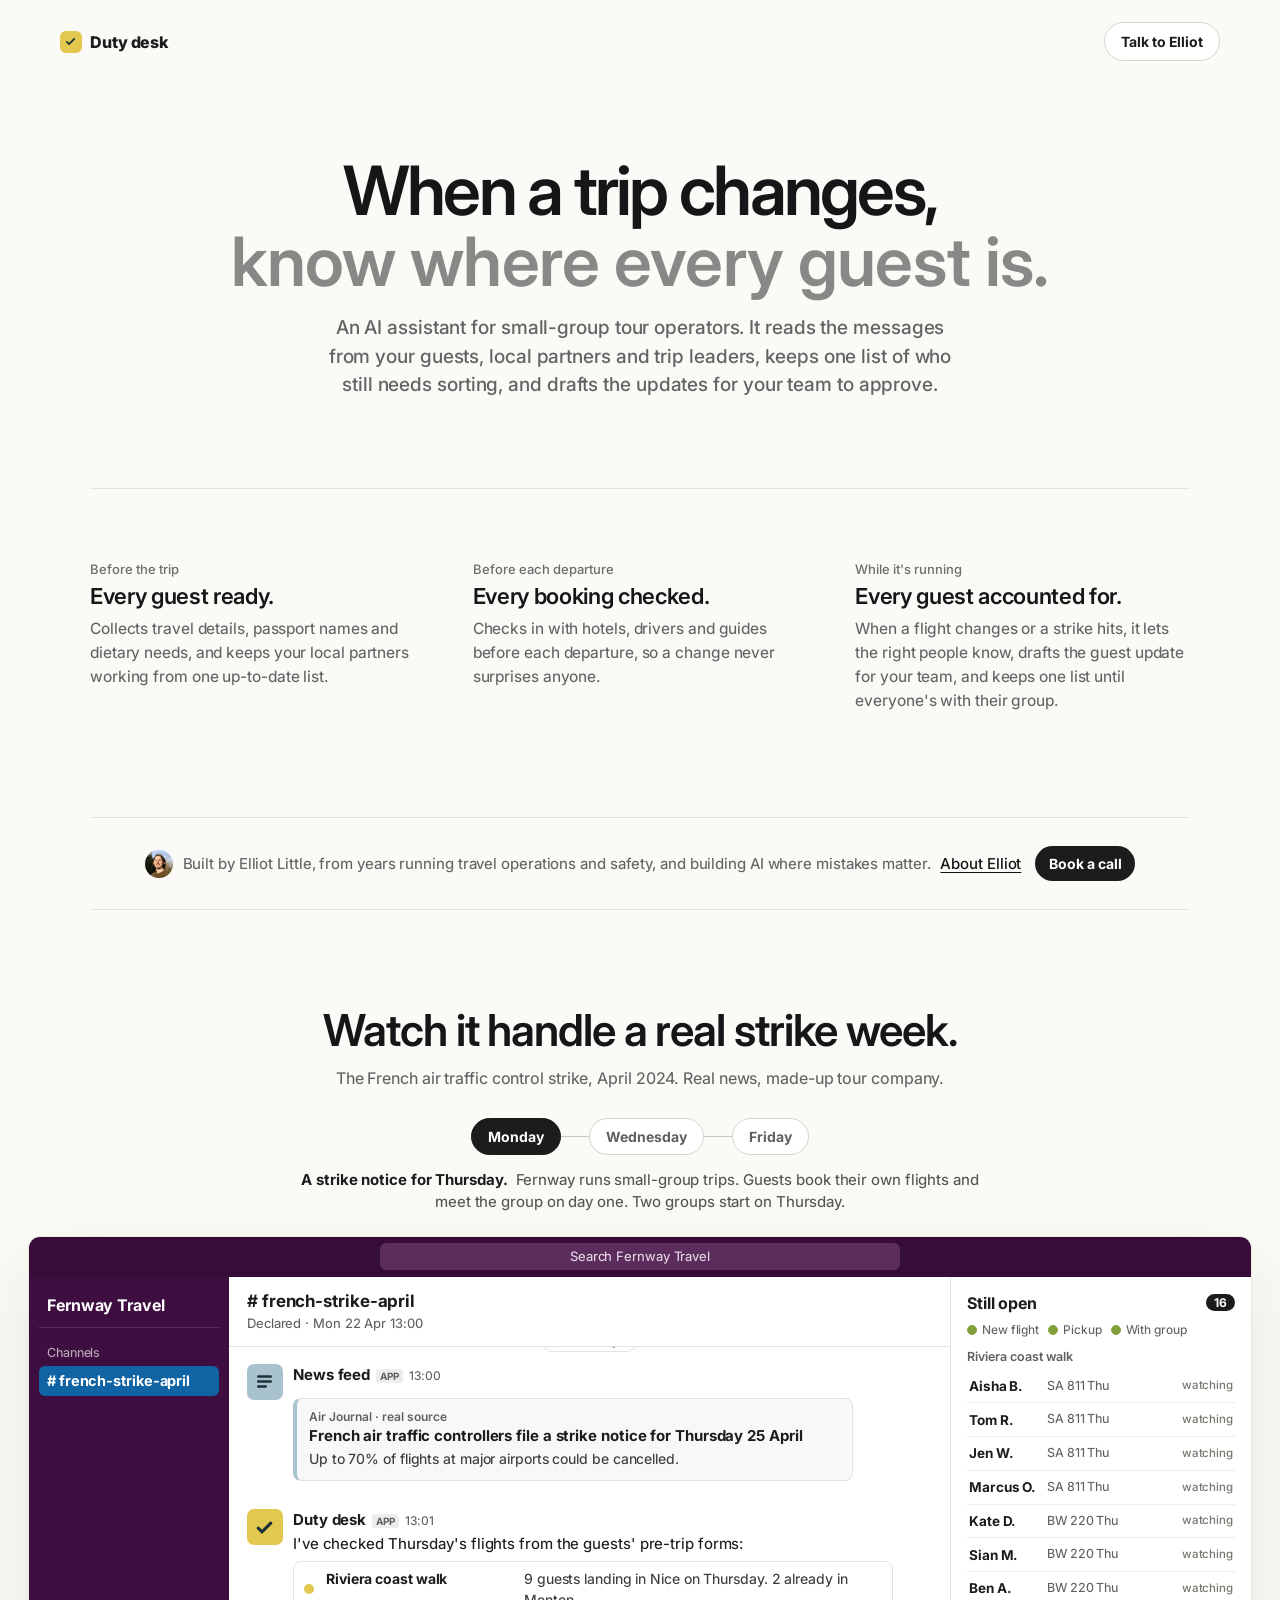
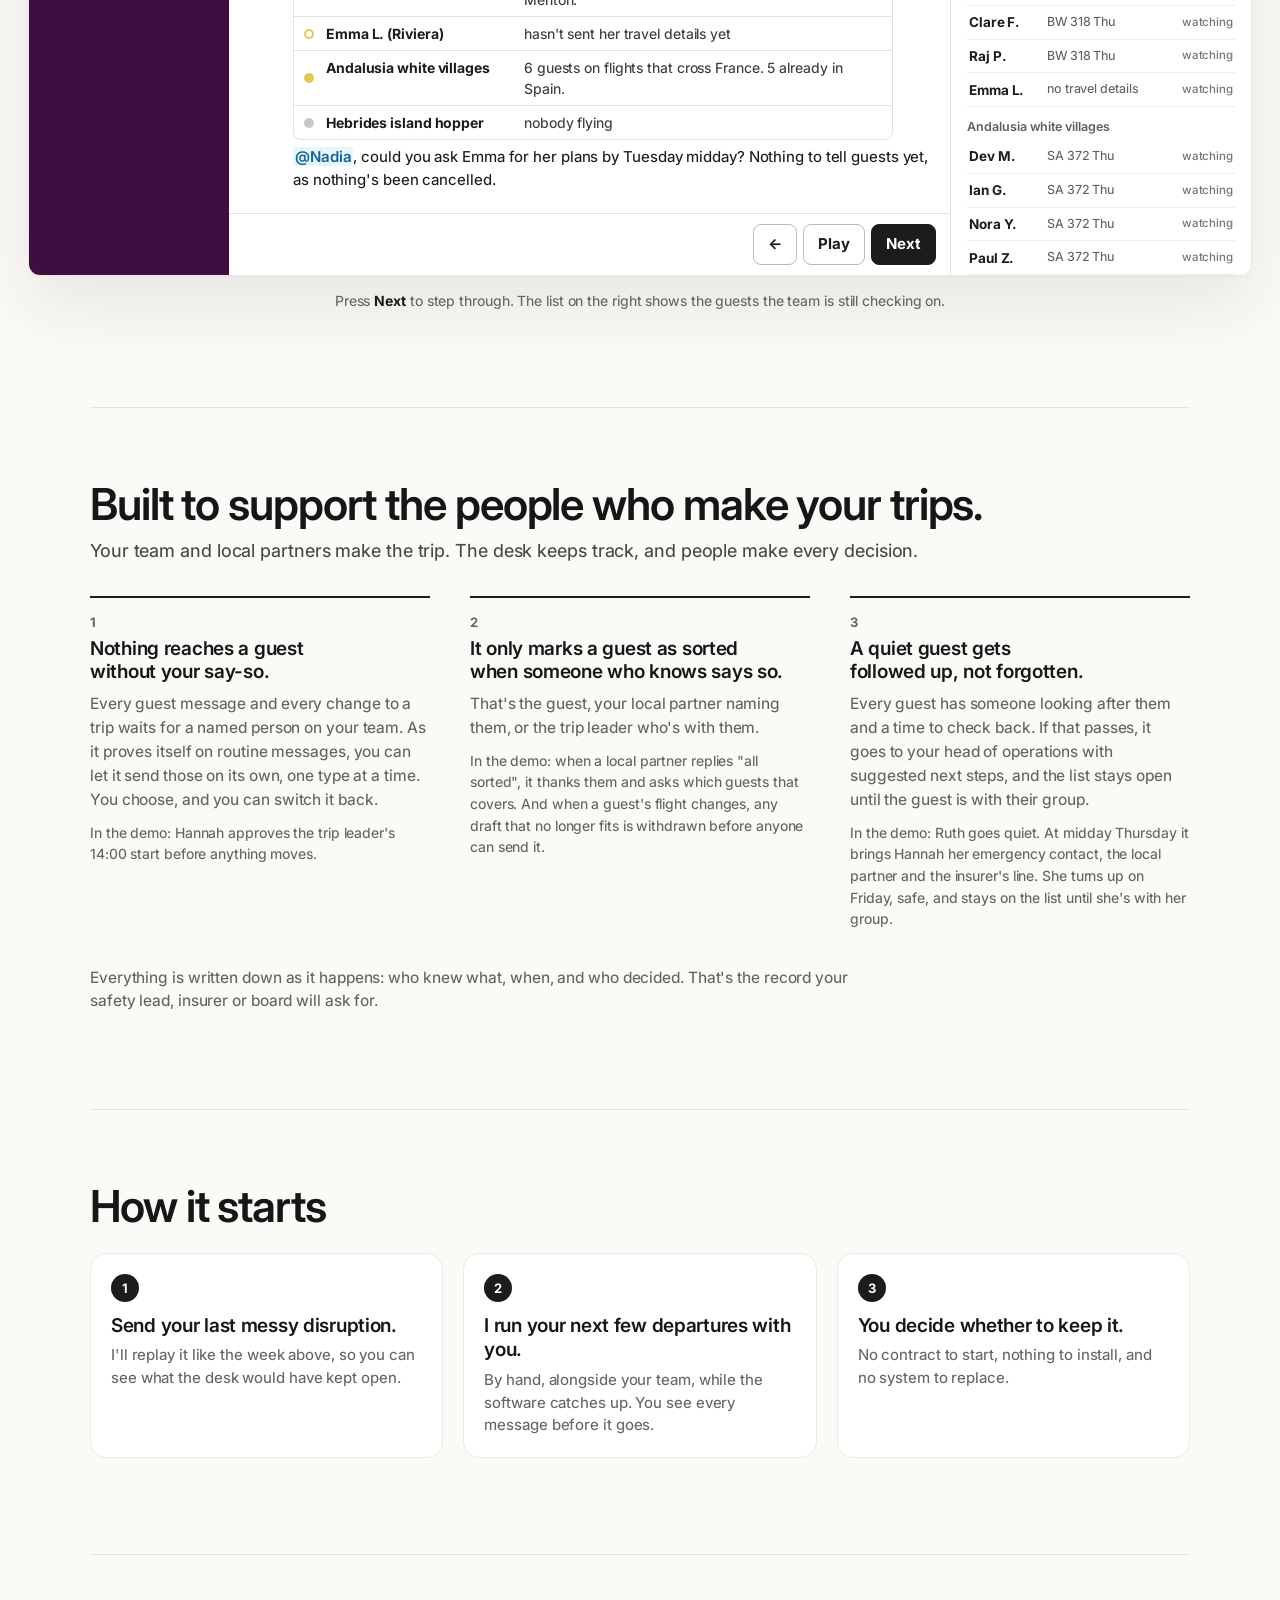
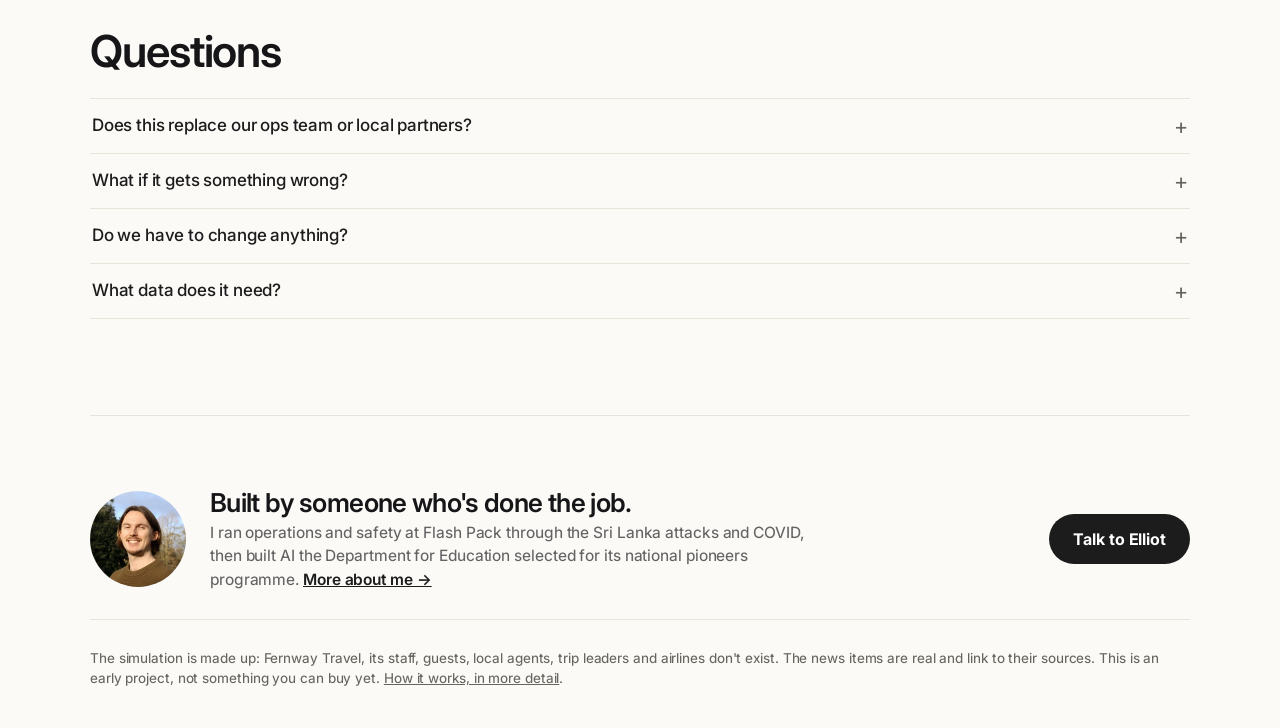
<file: index.html>
<!doctype html>
<html lang="en-GB">
<head>
<meta charset="utf-8">
<meta name="viewport" content="width=device-width, initial-scale=1">
<title>Duty desk · Know where every guest is</title>
<meta name="description" content="A real French air traffic control strike, played through a tour operator's incident channel. The strike was called off. The flights were cancelled anyway.">
<link rel="preconnect" href="https://fonts.googleapis.com">
<link rel="preconnect" href="https://fonts.gstatic.com" crossorigin>
<link href="https://fonts.googleapis.com/css2?family=Inter:wght@400;450;500;600;700&display=swap" rel="stylesheet">

<link rel="icon" href="data:image/svg+xml,%3Csvg xmlns=%22http://www.w3.org/2000/svg%22 viewBox=%220 0 16 16%22%3E%3Crect width=%2216%22 height=%2216%22 rx=%224%22 fill=%22%231C3038%22/%3E%3Ccircle cx=%228%22 cy=%228%22 r=%223%22 fill=%22%23E3C84F%22/%3E%3C/svg%3E">

<link rel="stylesheet" href="slack.css">
<link rel="stylesheet" href="site.css">
<link rel="stylesheet" href="home.css">
<link rel="stylesheet" href="type.css">
</head>
<body data-page="home">

<nav class="sitebar" aria-label="Site">
  <a class="brand" href="index.html"><i class="sq desk-sq" aria-hidden="true"></i>Duty desk</a>
  <a class="talk" href="about.html">Talk to Elliot</a>
</nav>

<header class="intro">
  <h1>When a trip changes, <em>know where every guest is.</em></h1>
  <p class="lede">An AI assistant for small-group tour operators. It reads the messages from your guests, local partners and trip leaders, keeps one list of who still needs sorting, and drafts the updates for your team to approve.</p>
</header>

<section class="jobs" aria-label="What the desk does">
  <div>
    <p class="job-when">Before the trip</p>
    <h3>Every guest ready.</h3>
    <p>Collects travel details, passport names and dietary needs, and keeps your local partners working from one up-to-date list.</p>
  </div>
  <div>
    <p class="job-when">Before each departure</p>
    <h3>Every booking checked.</h3>
    <p>Checks in with hotels, drivers and guides before each departure, so a change never surprises anyone.</p>
  </div>
  <div>
    <p class="job-when">While it's running</p>
    <h3>Every guest accounted for.</h3>
    <p>When a flight changes or a strike hits, it lets the right people know, drafts the guest update for your team, and keeps one list until everyone's with their group.</p>
  </div>
</section>

<p class="byline"><img src="elliot.jpg" alt="" width="28" height="28"><span>Built by Elliot Little, from years running travel operations and safety, and building AI where mistakes matter. <a href="about.html">About Elliot</a></span><a class="book" data-talk href="about.html#talk">Book a call</a></p>

<header class="demo-head">
  <h2>Watch it handle a real strike week.</h2>
  <p>The French air traffic control strike, April 2024. Real news, made-up tour company.</p>
</header>

<section id="demo" class="demo">
<div class="nav">
  <nav class="moments" id="moments" aria-label="Moments"></nav>
</div>
<p class="context" id="context" aria-live="polite"></p>

<div class="app" role="region" aria-label="Incident channel, simulated">
  <div class="topbar" aria-hidden="true"><span class="search">Search Fernway Travel</span></div>
  <aside class="side" aria-label="Workspace">
    <div class="ws"><b>Fernway Travel</b></div>
    <p class="side-h">Channels</p>
    <ul><li class="on"># french-strike-april</li></ul>
  </aside>

  <main class="chan">
    <div class="chan-head">
      <div><b># french-strike-april</b><span class="topic" id="topic"></span></div>
      <div class="members" aria-hidden="true"><i style="background:#C9524A">H</i><i style="background:#3E6675">S</i><i style="background:#5E7F1F">N</i><i class="d">D</i><span>+ 2 DMCs, 3 leaders via WhatsApp</span></div>
    </div>
    <ol class="msgs" id="msgs" aria-label="Messages" tabindex="0"></ol>
    <div class="composer">
      <span class="fake-input">Message #french-strike-april</span>
      <div class="ctl">
        <button id="back" class="b" aria-label="Previous message">←</button>
        <button id="play" class="b">Play</button>
        <button id="next" class="b primary">Start</button>
      </div>
    </div>
  </main>

  <aside class="pane" aria-label="Still open" tabindex="0">
    <div class="pane-h"><b>Still open</b><span id="open-count"></span></div>
    <p class="legend"><i class="on"></i>New flight <i class="on"></i>Pickup <i class="on"></i>With group</p>
    <div id="pane"></div>
    <p class="pane-foot">Kept by the desk. A guest leaves this list only when the right person confirms them.</p>
  </aside>
</div>

  <p class="demo-hint">Press <b>Next</b> to step through. The list on the right shows the guests the team is still checking on.</p>
</section>

<section class="trust">
  <h2>Built to support the people who make your trips.</h2>
  <p class="trust-lede">Your team and local partners make the trip. The desk keeps track, and people make every decision.</p>
  <ol class="rules3">
    <li>
      <h3>Nothing reaches a guest without your say-so.</h3>
      <p>Every guest message and every change to a trip waits for a named person on your team. As it proves itself on routine messages, you can let it send those on its own, one type at a time. You choose, and you can switch it back.</p>
      <p class="proof">In the demo: Hannah approves the trip leader's 14:00 start before anything moves.</p>
    </li>
    <li>
      <h3>It only marks a guest as sorted when someone who knows says so.</h3>
      <p>That's the guest, your local partner naming them, or the trip leader who's with them.</p>
      <p class="proof">In the demo: when a local partner replies "all sorted", it thanks them and asks which guests that covers. And when a guest's flight changes, any draft that no longer fits is withdrawn before anyone can send it.</p>
    </li>
    <li>
      <h3>A quiet guest gets followed up, not forgotten.</h3>
      <p>Every guest has someone looking after them and a time to check back. If that passes, it goes to your head of operations with suggested next steps, and the list stays open until the guest is with their group.</p>
      <p class="proof">In the demo: Ruth goes quiet. At midday Thursday it brings Hannah her emergency contact, the local partner and the insurer's line. She turns up on Friday, safe, and stays on the list until she's with her group.</p>
    </li>
  </ol>
  <p class="trust-foot">Everything is written down as it happens: who knew what, when, and who decided. That's the record your safety lead, insurer or board will ask for.</p>
</section>

<section class="start" id="start">
  <h2>How it starts</h2>
  <ol class="steps3">
    <li><b>Send your last messy disruption.</b><span>I'll replay it like the week above, so you can see what the desk would have kept open.</span></li>
    <li><b>I run your next few departures with you.</b><span>By hand, alongside your team, while the software catches up. You see every message before it goes.</span></li>
    <li><b>You decide whether to keep it.</b><span>No contract to start, nothing to install, and no system to replace.</span></li>
  </ol>
</section>

<section class="faq">
  <h2>Questions</h2>
  <details><summary>Does this replace our ops team or local partners?</summary><p>No. It takes the chasing and list-keeping off their plate. Decisions, relationships and the trip itself stay with people.</p></details>
  <details><summary>What if it gets something wrong?</summary><p>Nothing reaches a guest without a person approving it, and everything is logged, so any mistake can be traced and put right. Your team stays responsible for decisions, as now.</p></details>
  <details><summary>Do we have to change anything?</summary><p>No. It works from your booking system, pre-trip form or a spreadsheet. Your team sees it in Slack, Teams or email, and partners and guests stay on WhatsApp and email.</p></details>
  <details><summary>What data does it need?</summary><p>For a first trial: guests' first names, flights, trip dates and emergency contacts. Which AI provider is used, where data is stored and how long it's kept are agreed in writing first.</p></details>
</section>

<section class="me">
  <img src="elliot.jpg" alt="Elliot Little" width="96" height="96">
  <div>
    <h2>Built by someone who's done the job.</h2>
    <p>I ran operations and safety at Flash Pack through the Sri Lanka attacks and COVID, then built AI the Department for Education selected for its national pioneers programme. <a href="about.html">More about me →</a></p>
  </div>
  <a class="cta" href="about.html">Talk to Elliot</a>
</section>

<footer class="foot">
  <p>The simulation is made up: Fernway Travel, its staff, guests, local agents, trip leaders and airlines don't exist. The news items are real and link to their sources. This is an early project, not something you can buy yet. <a href="how.html">How it works, in more detail</a>.</p>
</footer>

<script type="module" src="story-app.js"></script>
<script type="module" src="talk.js"></script>
</body>
</html>
</file>
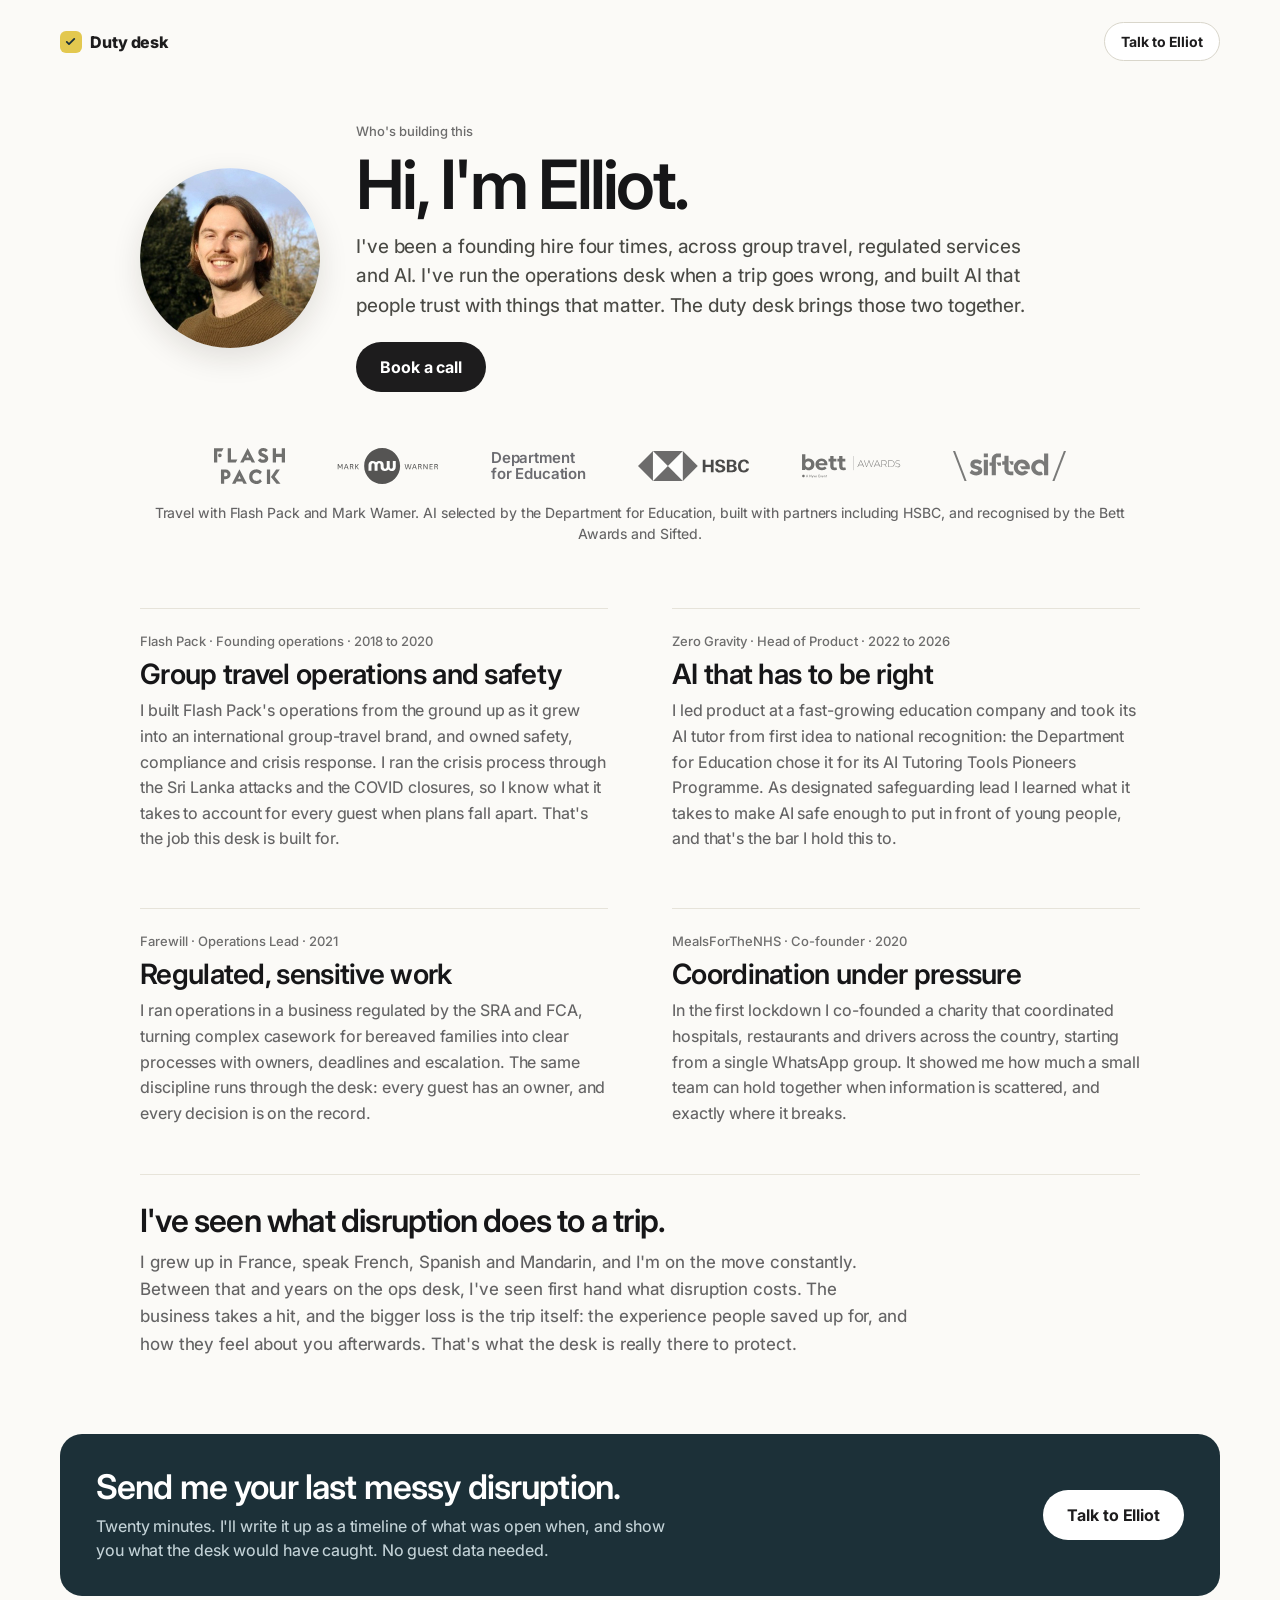
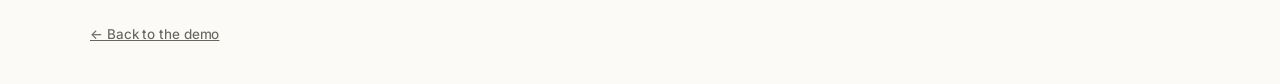
<file: about.html>
<!doctype html>
<html lang="en-GB">
<head>
<meta charset="utf-8">
<meta name="viewport" content="width=device-width, initial-scale=1">
<title>About Elliot · Duty desk</title>
<meta name="description" content="Elliot Little ran operations and safety at Flash Pack and has since built AI where mistakes cost something, for schools, families and the NHS.">
<link rel="preconnect" href="https://fonts.googleapis.com">
<link rel="preconnect" href="https://fonts.gstatic.com" crossorigin>
<link href="https://fonts.googleapis.com/css2?family=Inter:wght@400;450;500;600;700&display=swap" rel="stylesheet">

<link rel="icon" href="data:image/svg+xml,%3Csvg xmlns=%22http://www.w3.org/2000/svg%22 viewBox=%220 0 16 16%22%3E%3Crect width=%2216%22 height=%2216%22 rx=%224%22 fill=%22%231C3038%22/%3E%3Ccircle cx=%228%22 cy=%228%22 r=%223%22 fill=%22%23E3C84F%22/%3E%3C/svg%3E">
<link rel="stylesheet" href="slack.css">
<link rel="stylesheet" href="site.css">
<link rel="stylesheet" href="home.css">
<link rel="stylesheet" href="type.css">
</head>
<body data-page="home">

<nav class="sitebar" aria-label="Site">
  <a class="brand" href="index.html"><i class="sq desk-sq" aria-hidden="true"></i>Duty desk</a>
  <a class="talk" data-talk href="#">Talk to Elliot</a>
</nav>

<header class="about-hero">
  <img src="elliot.jpg" alt="Elliot Little" width="180" height="180">
  <div>
    <p class="kicker">Who's building this</p>
    <h1>Hi, I'm <em>Elliot.</em></h1>
    <p class="lede">I've been a founding hire four times, across group travel, regulated services and AI. I've run the operations desk when a trip goes wrong, and built AI that people trust with things that matter. The duty desk brings those two together.</p>
    <a class="cta book-hero" data-talk href="#talk">Book a call</a>
  </div>
</header>

<section class="trust-strip" aria-label="Experience and recognition">
  <div class="row">
    <img src="logos/trust/flashpack.svg" alt="Flash Pack" class="tall mono">
    <img src="logos/trust/markwarner.svg" alt="Mark Warner" class="tall">
    <span class="dfe">Department<br>for Education</span>
    <img src="logos/trust/hsbc.svg" alt="HSBC">
    <img src="logos/trust/bett.svg" alt="Bett Awards" class="mono">
    <img src="logos/trust/sifted.svg" alt="Sifted">
  </div>
  <p>Travel with Flash Pack and Mark Warner. AI selected by the Department for Education, built with partners including HSBC, and recognised by the Bett Awards and Sifted.</p>
</section>

<section class="creds">
  <article>
    <p class="kicker">Flash Pack · Founding operations · 2018 to 2020</p>
    <h2>Group travel operations and safety</h2>
    <p>I built Flash Pack's operations from the ground up as it grew into an international group-travel brand, and owned safety, compliance and crisis response. I ran the crisis process through the Sri Lanka attacks and the COVID closures, so I know what it takes to account for every guest when plans fall apart. That's the job this desk is built for.</p>
  </article>
  <article>
    <p class="kicker">Zero Gravity · Head of Product · 2022 to 2026</p>
    <h2>AI that has to be right</h2>
    <p>I led product at a fast-growing education company and took its AI tutor from first idea to national recognition: the Department for Education chose it for its AI Tutoring Tools Pioneers Programme. As designated safeguarding lead I learned what it takes to make AI safe enough to put in front of young people, and that's the bar I hold this to.</p>
  </article>
  <article>
    <p class="kicker">Farewill · Operations Lead · 2021</p>
    <h2>Regulated, sensitive work</h2>
    <p>I ran operations in a business regulated by the SRA and FCA, turning complex casework for bereaved families into clear processes with owners, deadlines and escalation. The same discipline runs through the desk: every guest has an owner, and every decision is on the record.</p>
  </article>
  <article>
    <p class="kicker">MealsForTheNHS · Co-founder · 2020</p>
    <h2>Coordination under pressure</h2>
    <p>In the first lockdown I co-founded a charity that coordinated hospitals, restaurants and drivers across the country, starting from a single WhatsApp group. It showed me how much a small team can hold together when information is scattered, and exactly where it breaks.</p>
  </article>
</section>

<section class="travel">
  <h2>I've seen what disruption does to a trip.</h2>
  <p>I grew up in France, speak French, Spanish and Mandarin, and I'm on the move constantly. Between that and years on the ops desk, I've seen first hand what disruption costs. The business takes a hit, and the bigger loss is the trip itself: the experience people saved up for, and how they feel about you afterwards. That's what the desk is really there to protect.</p>
</section>

<section class="talk-band" id="talk">
  <div>
    <h2>Send me your last messy disruption.</h2>
    <p>Twenty minutes. I'll write it up as a timeline of what was open when, and show you what the desk would have caught. No guest data needed.</p>
  </div>
  <a class="cta light" data-talk href="#">Talk to Elliot</a>
</section>

<footer class="foot"><p><a href="index.html">← Back to the demo</a></p></footer>
<script type="module" src="talk.js"></script>
</body>
</html>
</file>
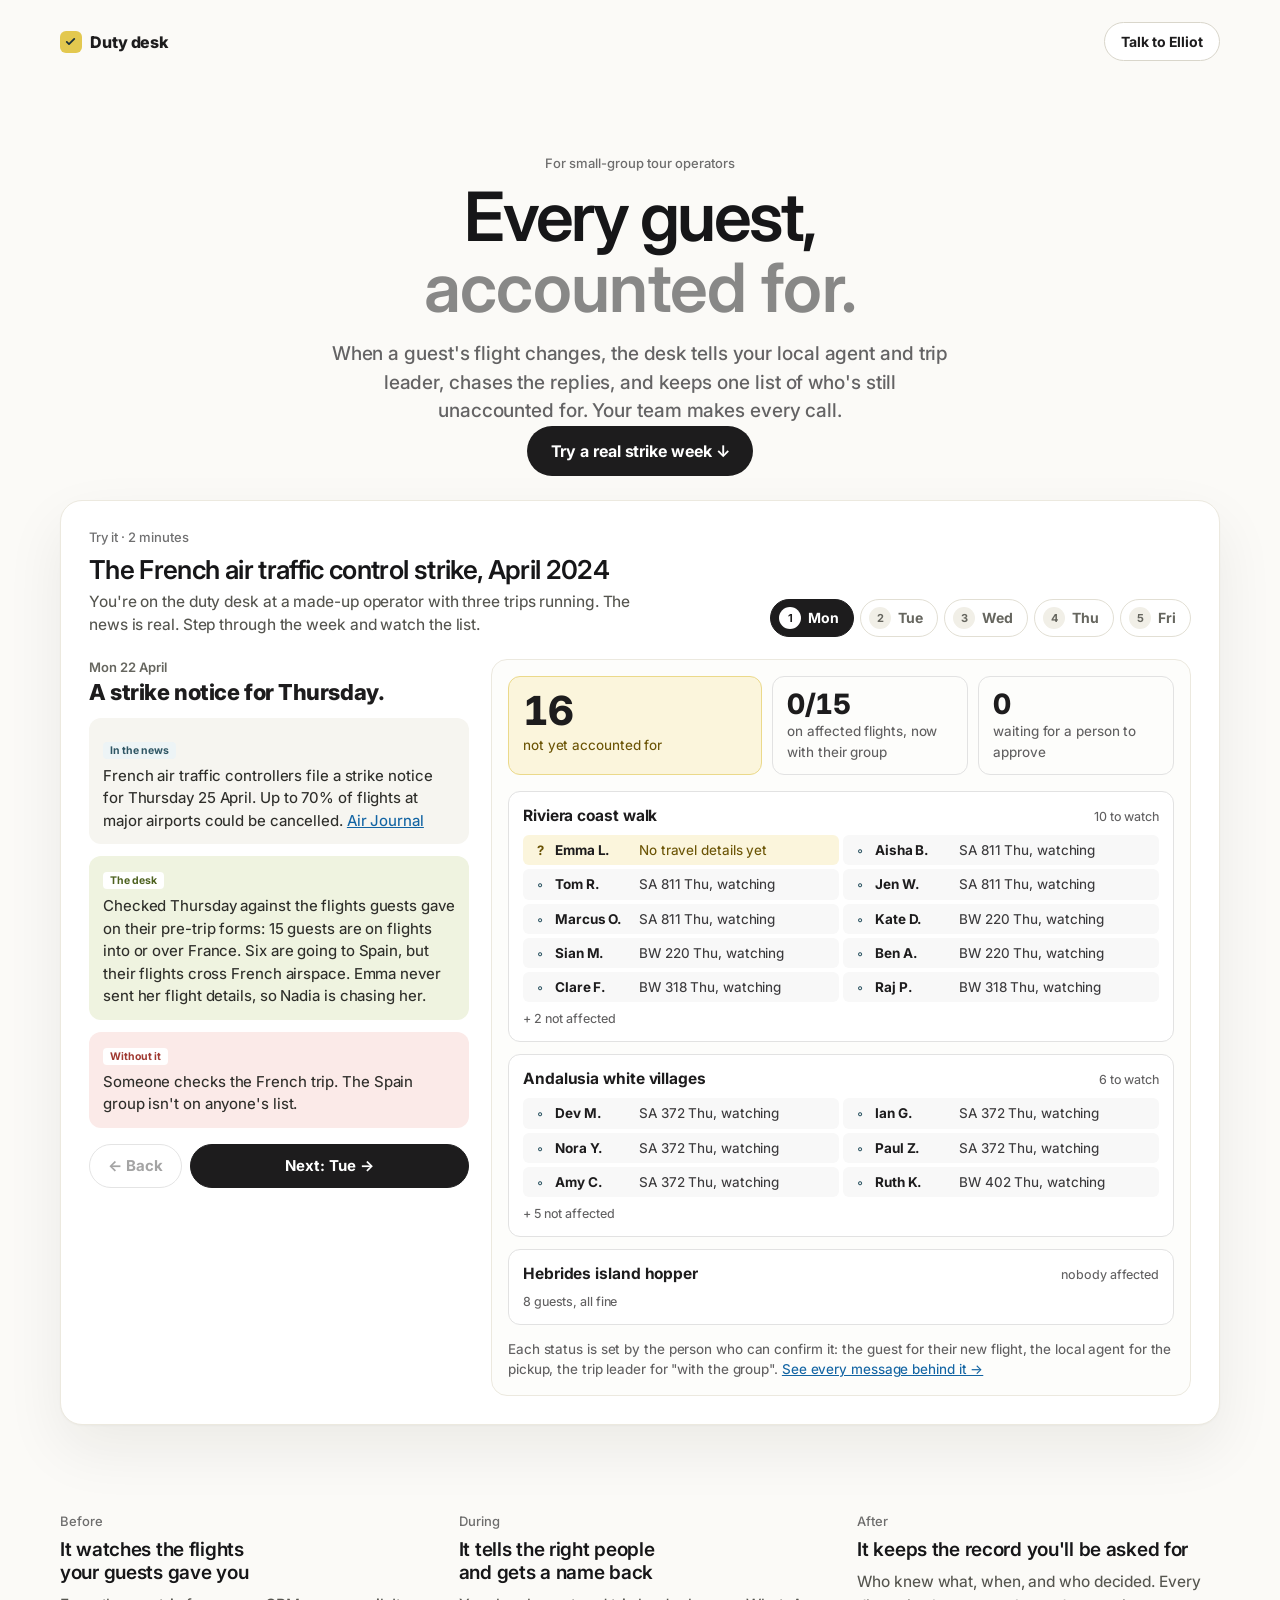
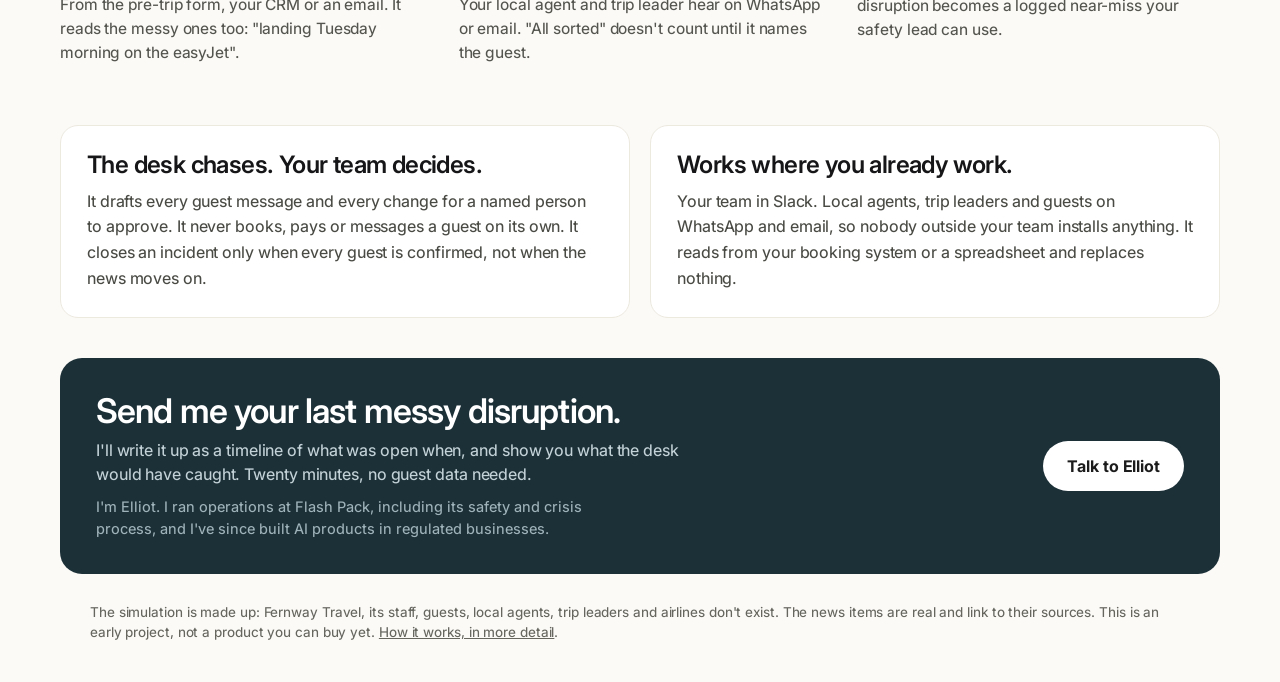
<file: board.html>
<!doctype html>
<html lang="en-GB">
<head>
<meta charset="utf-8">
<meta name="viewport" content="width=device-width, initial-scale=1">
<title>Duty desk · Every guest, accounted for</title>
<meta name="description" content="An AI duty desk for small-group tour operators. When a guest's flight changes, it tells the local agent and the trip leader, chases the replies, and keeps one list of who's still unaccounted for.">
<link rel="preconnect" href="https://fonts.googleapis.com">
<link rel="preconnect" href="https://fonts.gstatic.com" crossorigin>
<link href="https://fonts.googleapis.com/css2?family=Inter:wght@400;450;500;600;700&display=swap" rel="stylesheet">

<link rel="icon" href="data:image/svg+xml,%3Csvg xmlns=%22http://www.w3.org/2000/svg%22 viewBox=%220 0 16 16%22%3E%3Crect width=%2216%22 height=%2216%22 rx=%224%22 fill=%22%231C3038%22/%3E%3Ccircle cx=%228%22 cy=%228%22 r=%223%22 fill=%22%23E3C84F%22/%3E%3C/svg%3E">
<link rel="stylesheet" href="slack.css">
<link rel="stylesheet" href="site.css">
<link rel="stylesheet" href="home.css">
<link rel="stylesheet" href="type.css">
</head>
<body data-page="home">

<nav class="sitebar" aria-label="Site">
  <a class="brand" href="index.html"><i class="sq desk-sq" aria-hidden="true"></i>Duty desk</a>
  <a class="talk" href="about.html">Talk to Elliot</a>
</nav>

<header class="intro">
  <p class="kicker">For small-group tour operators</p>
  <h1>Every guest, <em>accounted for.</em></h1>
  <p class="lede">When a guest's flight changes, the desk tells your local agent and trip leader, chases the replies, and keeps one list of who's still unaccounted for. Your team makes every call.</p>
  <a class="cta" href="#try">Try a real strike week ↓</a>
</header>

<section id="try" class="sim" aria-label="Simulation">
  <div class="sim-head">
    <div>
      <p class="kicker">Try it · 2 minutes</p>
      <h2>The French air traffic control strike, April 2024</h2>
      <p class="how-to">You're on the duty desk at a made-up operator with three trips running. The news is real. Step through the week and watch the list.</p>
    </div>
    <div class="steps" id="days" role="tablist" aria-label="Day"></div>
  </div>

  <div class="sim-body">
    <aside class="story" aria-live="polite">
      <p class="day-title" id="day-title"></p>
      <div class="beat news-beat"><span class="tag news">In the news</span><p id="news"></p></div>
      <div class="beat desk-beat"><span class="tag desk">The desk</span><p id="desk"></p></div>
      <div class="beat without-beat"><span class="tag without">Without it</span><p id="without"></p></div>
      <div class="nav-row">
        <button id="prev" class="b">← Back</button>
        <button id="next" class="b primary">Next day →</button>
      </div>
    </aside>

    <div class="board-card">
      <div class="tiles" id="tiles"></div>
      <div class="trips" id="trips"></div>
      <p class="board-foot">Each status is set by the person who can confirm it: the guest for their new flight, the local agent for the pickup, the trip leader for "with the group". <a href="channel.html">See every message behind it →</a></p>
    </div>
  </div>
</section>

<section class="three">
  <div><p class="kicker">Before</p><h3>It watches the flights your guests gave you</h3><p>From the pre-trip form, your CRM or an email. It reads the messy ones too: "landing Tuesday morning on the easyJet".</p></div>
  <div><p class="kicker">During</p><h3>It tells the right people and gets a name back</h3><p>Your local agent and trip leader hear on WhatsApp or email. "All sorted" doesn't count until it names the guest.</p></div>
  <div><p class="kicker">After</p><h3>It keeps the record you'll be asked for</h3><p>Who knew what, when, and who decided. Every disruption becomes a logged near-miss your safety lead can use.</p></div>
</section>

<section class="pair">
  <div>
    <h2>The desk chases. Your team decides.</h2>
    <p>It drafts every guest message and every change for a named person to approve. It never books, pays or messages a guest on its own. It closes an incident only when every guest is confirmed, not when the news moves on.</p>
  </div>
  <div>
    <h2>Works where you already work.</h2>
    <p>Your team in Slack. Local agents, trip leaders and guests on WhatsApp and email, so nobody outside your team installs anything. It reads from your booking system or a spreadsheet and replaces nothing.</p>
  </div>
</section>

<section id="talk" class="talk-band">
  <div>
    <h2>Send me your last messy disruption.</h2>
    <p>I'll write it up as a timeline of what was open when, and show you what the desk would have caught. Twenty minutes, no guest data needed.</p>
    <p class="who">I'm Elliot. I ran operations at Flash Pack, including its safety and crisis process, and I've since built AI products in regulated businesses.</p>
  </div>
  <a class="cta light" data-talk href="#talk">Talk to Elliot</a>
</section>

<footer class="foot">
  <p>The simulation is made up: Fernway Travel, its staff, guests, local agents, trip leaders and airlines don't exist. The news items are real and link to their sources. This is an early project, not a product you can buy yet. <a href="how.html">How it works, in more detail</a>.</p>
</footer>

<script type="module" src="talk.js"></script>
<script type="module" src="board.js"></script>
</body>
</html>
</file>
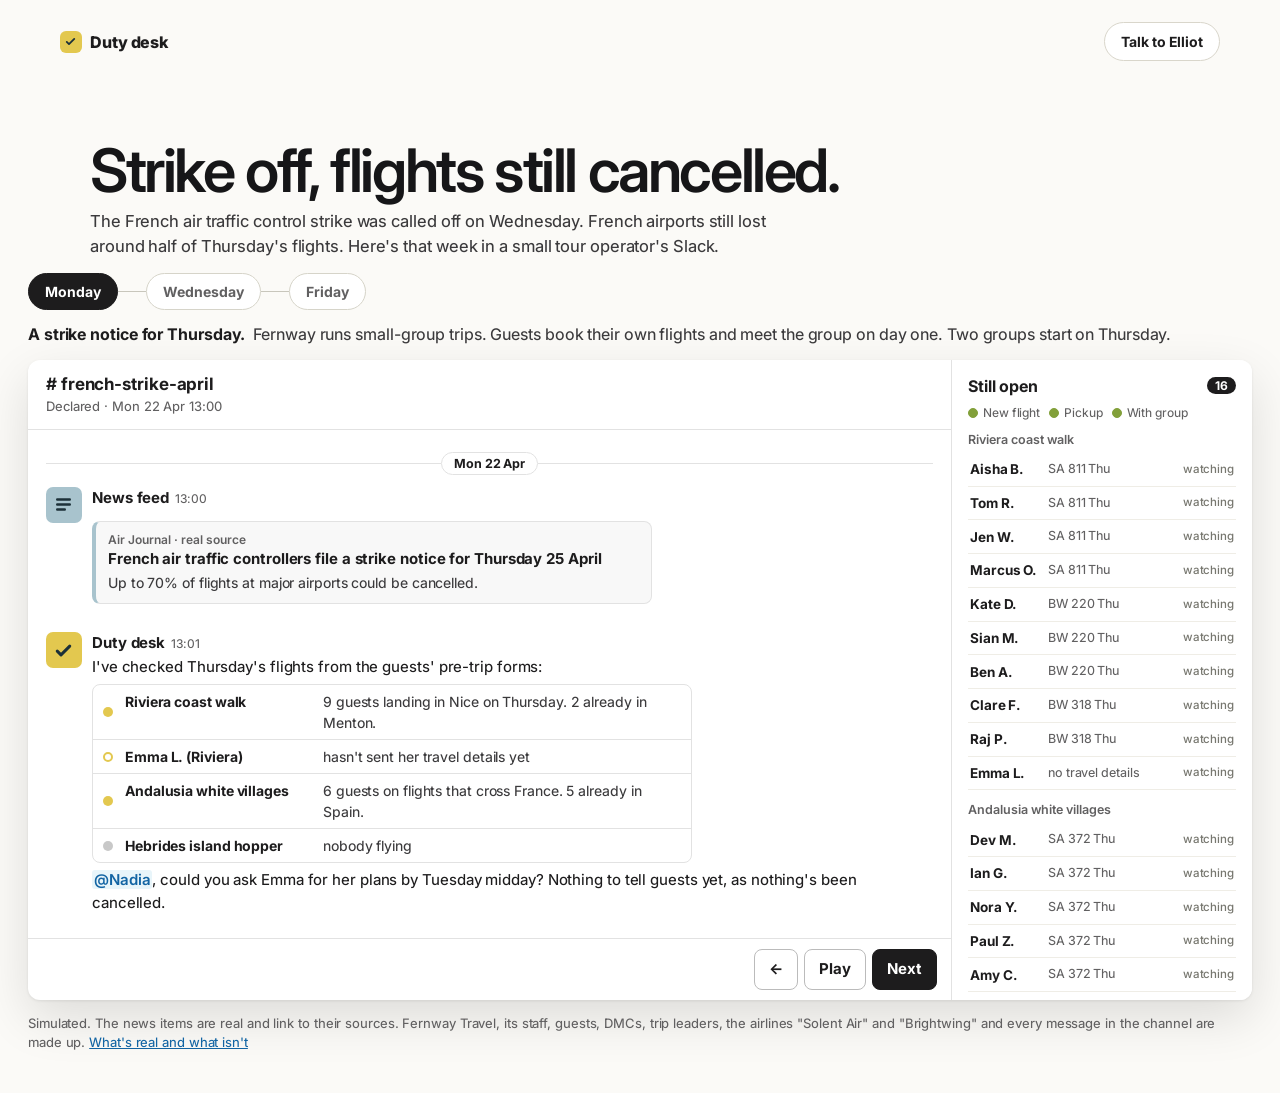
<file: channel.html>
<!doctype html>
<html lang="en-GB">
<head>
<meta charset="utf-8">
<meta name="viewport" content="width=device-width, initial-scale=1">
<title>The channel · Duty desk</title>
<meta name="description" content="A real French air traffic control strike, played through a tour operator's incident channel. The strike was called off. The flights were cancelled anyway.">
<link rel="preconnect" href="https://fonts.googleapis.com">
<link rel="preconnect" href="https://fonts.gstatic.com" crossorigin>
<link href="https://fonts.googleapis.com/css2?family=Inter:wght@400;450;500;600;700&display=swap" rel="stylesheet">

<link rel="icon" href="data:image/svg+xml,%3Csvg xmlns=%22http://www.w3.org/2000/svg%22 viewBox=%220 0 16 16%22%3E%3Crect width=%2216%22 height=%2216%22 rx=%224%22 fill=%22%231C3038%22/%3E%3Ccircle cx=%228%22 cy=%228%22 r=%223%22 fill=%22%23E3C84F%22/%3E%3C/svg%3E">
<link rel="stylesheet" href="slack.css">
<link rel="stylesheet" href="site.css">
<link rel="stylesheet" href="home.css">
<link rel="stylesheet" href="type.css">
</head>
<body data-page="channel">

<nav class="sitebar" aria-label="Site">
  <a class="brand" href="index.html"><i class="sq desk-sq" aria-hidden="true"></i>Duty desk</a>
  <a class="talk" href="about.html">Talk to Elliot</a>
</nav>


<header class="page">
  <h1>Strike off, flights still cancelled.</h1>
  <p class="sub">The French air traffic control strike was called off on Wednesday. French airports still lost around half of Thursday's flights. Here's that week in a small tour operator's Slack.</p>
</header>

<div class="nav">
  <nav class="moments" id="moments" aria-label="Moments"></nav>
</div>
<p class="context" id="context" aria-live="polite"></p>

<div class="app" role="region" aria-label="Incident channel, simulated">
  <div class="topbar" aria-hidden="true"><span class="search">Search Fernway Travel</span></div>
  <aside class="side" aria-label="Workspace">
    <div class="ws"><b>Fernway Travel</b></div>
    <p class="side-h">Channels</p>
    <ul>
      <li># general</li>
      <li class="unread"># ops-daily<em>3</em></li>
      <li class="on"># french-strike-april</li>
      <li># trip-riviera-apr</li>
      <li># trip-andalusia-apr</li>
    </ul>
    <p class="side-h">Direct messages</p>
    <ul>
      <li><i class="dot" style="background:#C9524A"></i>Hannah <span class="you">you</span></li>
      <li><i class="dot" style="background:#5E7F1F"></i>Nadia</li>
    </ul>
    <p class="side-h">Apps</p>
    <ul>
      <li><i class="sq desk-sq"></i>Duty desk</li>
      <li><i class="sq news-sq"></i>News feed</li>
      <li><i class="sq wa-sq"></i>WhatsApp bridge</li>
    </ul>
  </aside>

  <main class="chan">
    <div class="chan-head">
      <div><b># french-strike-april</b><span class="topic" id="topic"></span></div>
      <div class="members" aria-hidden="true"><i style="background:#C9524A">H</i><i style="background:#3E6675">S</i><i style="background:#5E7F1F">N</i><i class="d">D</i><span>+ 2 DMCs, 3 leaders via WhatsApp</span></div>
    </div>
    <ol class="msgs" id="msgs" aria-label="Messages" tabindex="0"></ol>
    <div class="composer">
      <span class="fake-input">Message #french-strike-april</span>
      <div class="ctl">
        <button id="back" class="b" aria-label="Previous message">←</button>
        <button id="play" class="b">Play</button>
        <button id="next" class="b primary">Start</button>
      </div>
    </div>
  </main>

  <aside class="pane" aria-label="Still open" tabindex="0">
    <div class="pane-h"><b>Still open</b><span id="open-count"></span></div>
    <p class="legend"><i class="on"></i>New flight <i class="on"></i>Pickup <i class="on"></i>With group</p>
    <div id="pane"></div>
    <p class="pane-foot">Kept by the desk. A guest leaves this list only when the right person confirms them.</p>
  </aside>
</div>

<p class="note">Simulated. The news items are real and link to their sources. Fernway Travel, its staff, guests, DMCs, trip leaders, the airlines "Solent Air" and "Brightwing" and every message in the channel are made up. <a href="how.html#real">What's real and what isn't</a></p>

<script type="module" src="talk.js"></script>
<script type="module" src="story-app.js"></script>
</body>
</html>
</file>
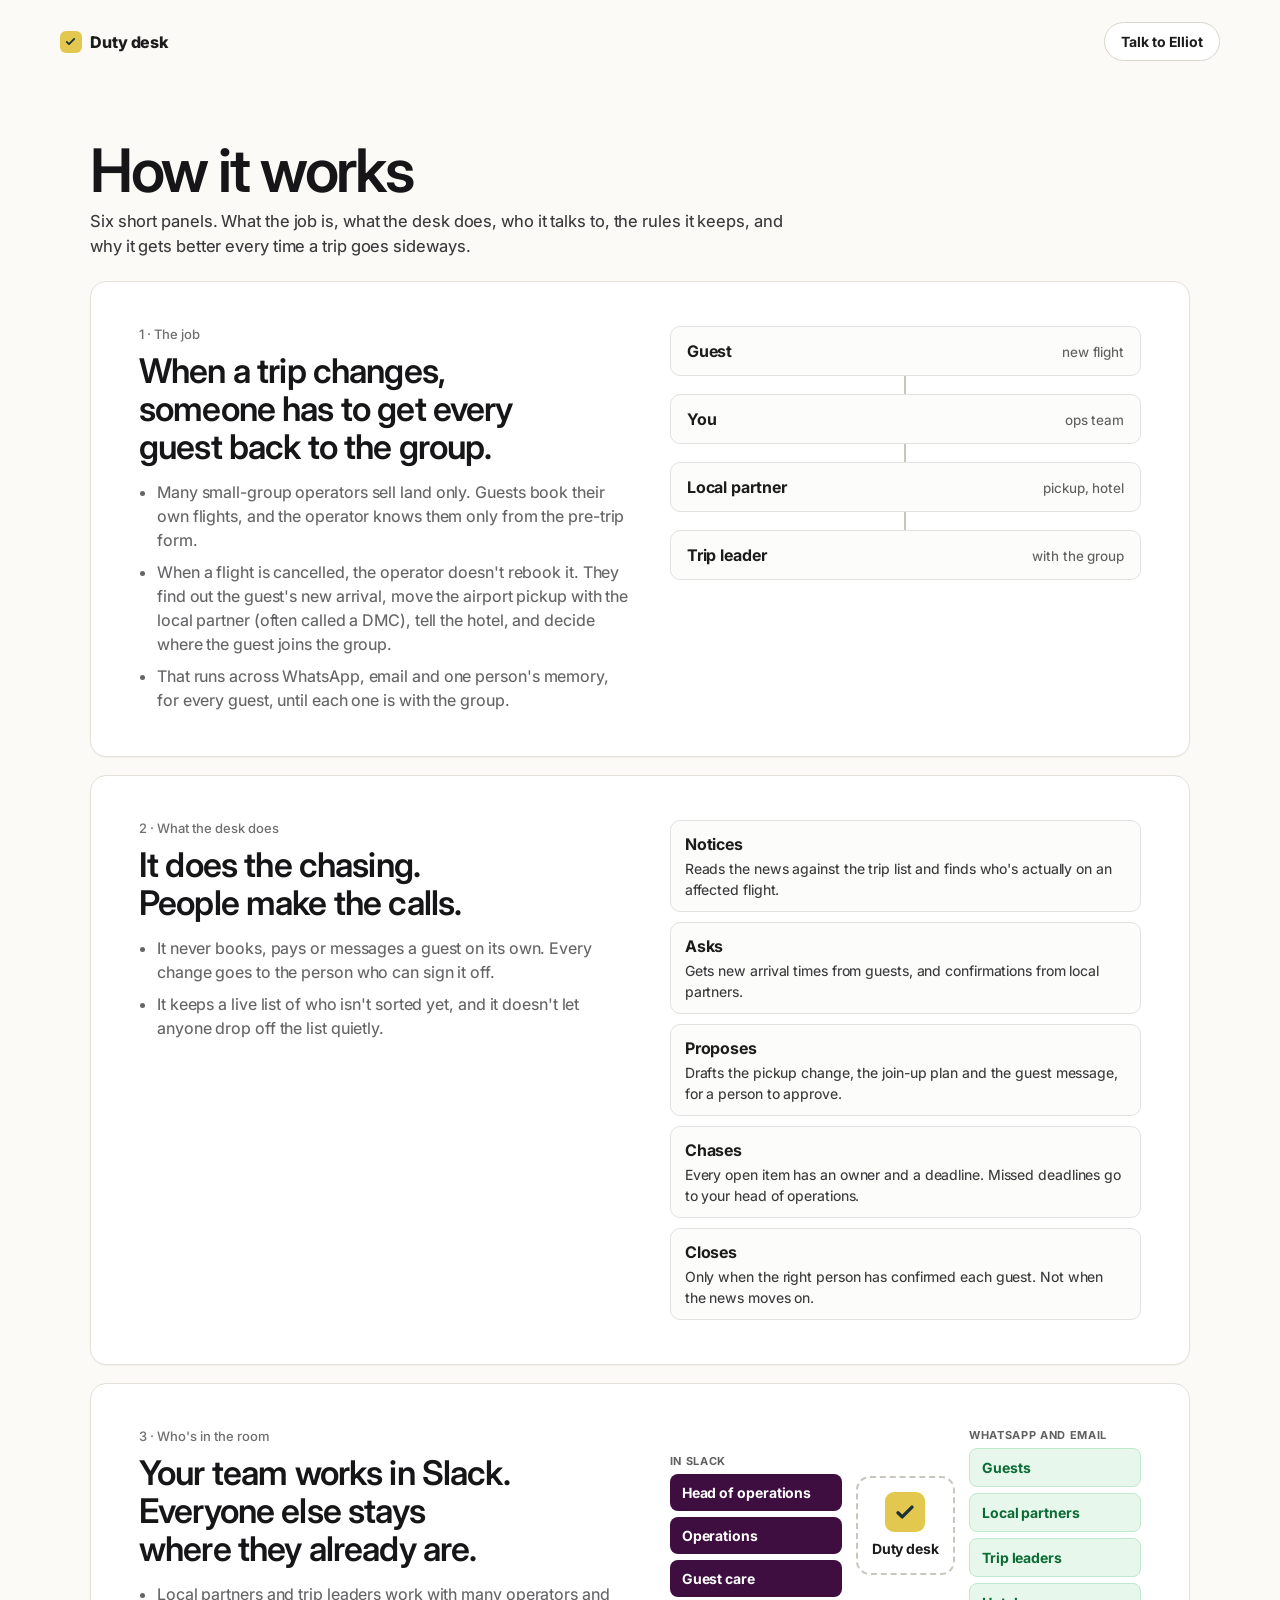
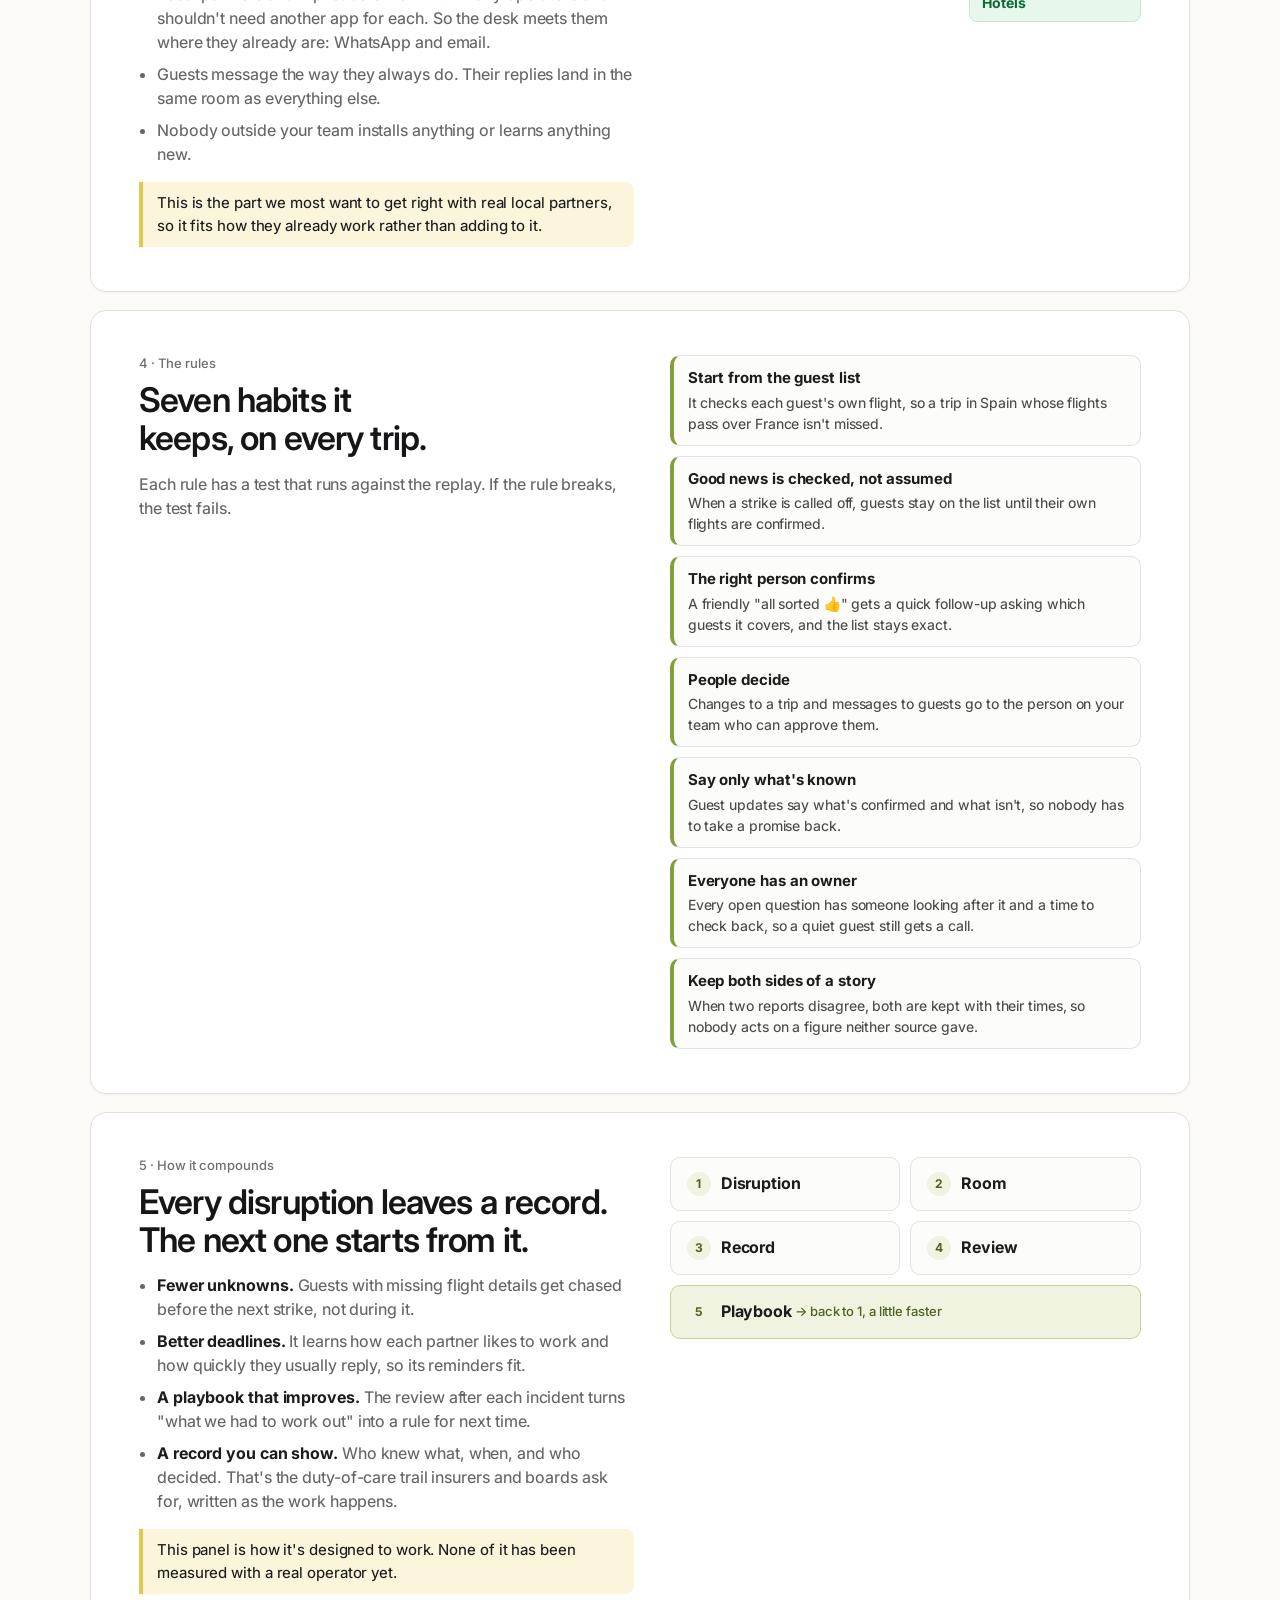
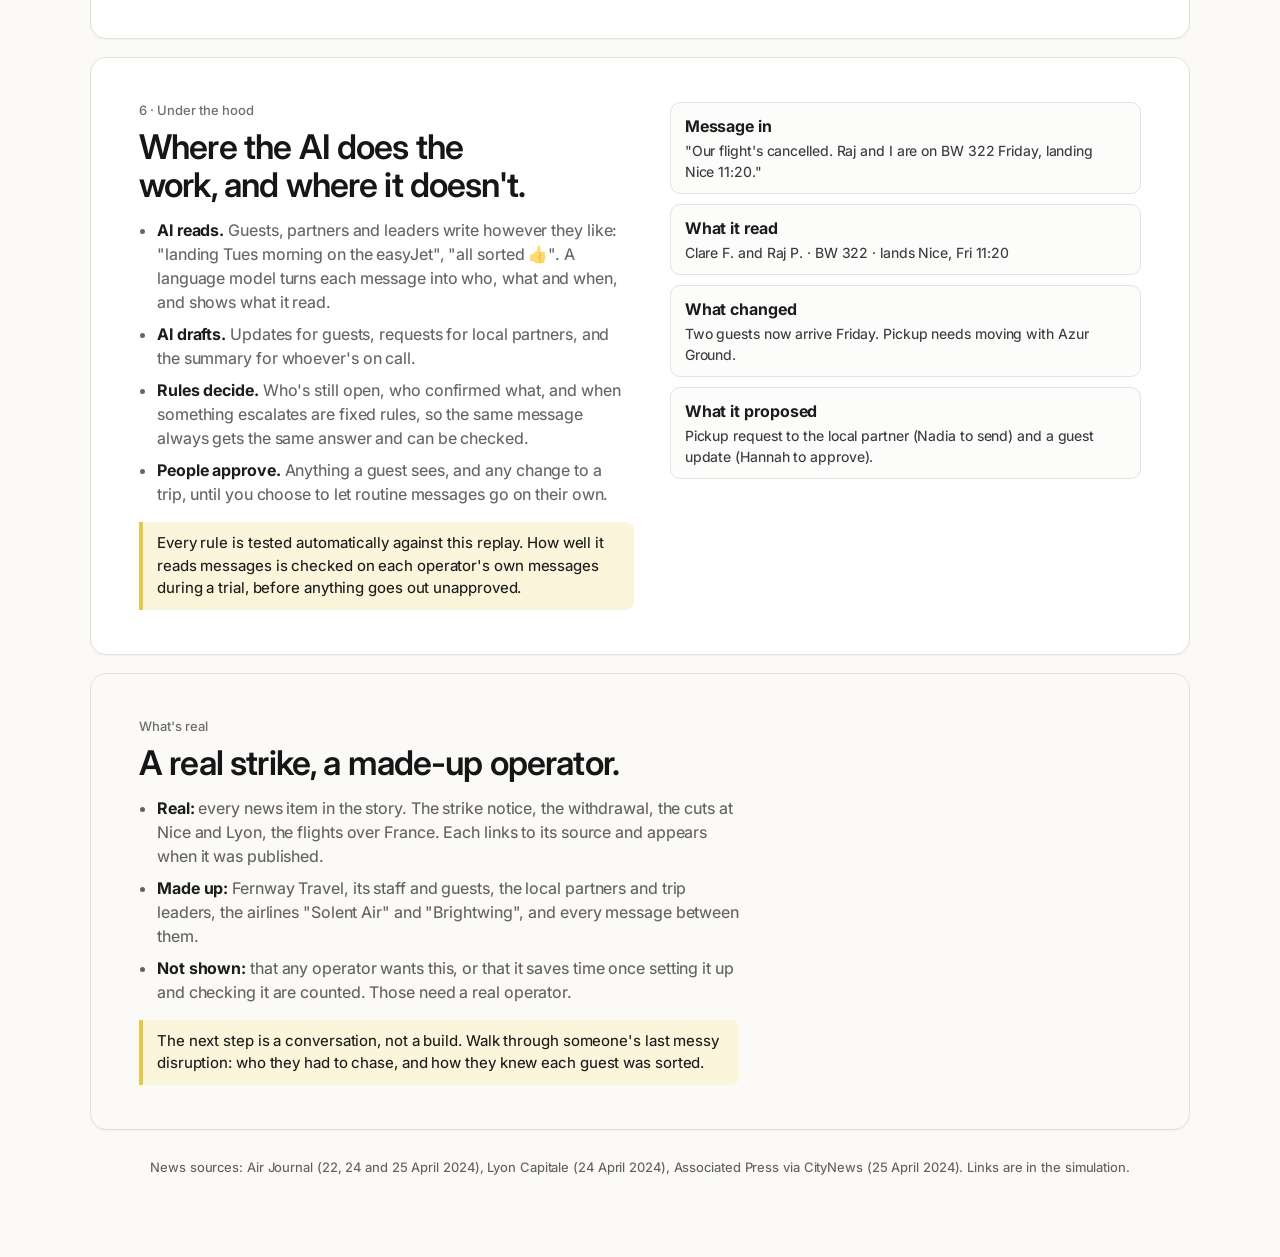
<file: how.html>
<!doctype html>
<html lang="en-GB">
<head>
<meta charset="utf-8">
<meta name="viewport" content="width=device-width, initial-scale=1">
<title>How it works · Strike off, flights still cancelled</title>
<meta name="description" content="What the duty desk does for a small tour operator when a trip changes, who it works with, and how it gets better each time.">
<link rel="preconnect" href="https://fonts.googleapis.com">
<link rel="preconnect" href="https://fonts.gstatic.com" crossorigin>
<link href="https://fonts.googleapis.com/css2?family=Inter:wght@400;450;500;600;700&display=swap" rel="stylesheet">

<link rel="icon" href="data:image/svg+xml,%3Csvg xmlns=%22http://www.w3.org/2000/svg%22 viewBox=%220 0 16 16%22%3E%3Crect width=%2216%22 height=%2216%22 rx=%224%22 fill=%22%231C3038%22/%3E%3Ccircle cx=%228%22 cy=%228%22 r=%223%22 fill=%22%23E3C84F%22/%3E%3C/svg%3E">
<link rel="stylesheet" href="slack.css">
<link rel="stylesheet" href="how.css">
<link rel="stylesheet" href="site.css">
<link rel="stylesheet" href="home.css">
<link rel="stylesheet" href="type.css">
</head>
<body data-page="how">

<nav class="sitebar" aria-label="Site">
  <a class="brand" href="index.html"><i class="sq desk-sq" aria-hidden="true"></i>Duty desk</a>
  <a class="talk" href="about.html">Talk to Elliot</a>
</nav>


<header class="page">
  <h1>How it works</h1>
  <p class="sub">Six short panels. What the job is, what the desk does, who it talks to, the rules it keeps, and why it gets better every time a trip goes sideways.</p>
</header>

<main class="deck">

  <section class="slide">
    <div class="copy">
      <span class="k">1 · The job</span>
      <h2>When a trip changes, someone has to get every guest back to the group.</h2>
      <ul>
        <li>Many small-group operators sell land only. Guests book their own flights, and the operator knows them only from the pre-trip form.</li>
        <li>When a flight is cancelled, the operator doesn't rebook it. They find out the guest's new arrival, move the airport pickup with the local partner (often called a DMC), tell the hotel, and decide where the guest joins the group.</li>
        <li>That runs across WhatsApp, email and one person's memory, for every guest, until each one is with the group.</li>
      </ul>
    </div>
    <div class="visual chain" aria-hidden="true">
      <div><b>Guest</b><span>new flight</span></div><i></i>
      <div><b>You</b><span>ops team</span></div><i></i>
      <div><b>Local partner</b><span>pickup, hotel</span></div><i></i>
      <div><b>Trip leader</b><span>with the group</span></div>
    </div>
  </section>

  <section class="slide">
    <div class="copy">
      <span class="k">2 · What the desk does</span>
      <h2>It does the chasing. People make the calls.</h2>
      <ul>
        <li>It never books, pays or messages a guest on its own. Every change goes to the person who can sign it off.</li>
        <li>It keeps a live list of who isn't sorted yet, and it doesn't let anyone drop off the list quietly.</li>
      </ul>
    </div>
    <div class="visual verbs">
      <div><b>Notices</b><span>Reads the news against the trip list and finds who's actually on an affected flight.</span></div>
      <div><b>Asks</b><span>Gets new arrival times from guests, and confirmations from local partners.</span></div>
      <div><b>Proposes</b><span>Drafts the pickup change, the join-up plan and the guest message, for a person to approve.</span></div>
      <div><b>Chases</b><span>Every open item has an owner and a deadline. Missed deadlines go to your head of operations.</span></div>
      <div><b>Closes</b><span>Only when the right person has confirmed each guest. Not when the news moves on.</span></div>
    </div>
  </section>

  <section class="slide">
    <div class="copy">
      <span class="k">3 · Who's in the room</span>
      <h2>Your team works in Slack. Everyone else stays where they already are.</h2>
      <ul>
        <li>Local partners and trip leaders work with many operators and shouldn't need another app for each. So the desk meets them where they already are: WhatsApp and email.</li>
        <li>Guests message the way they always do. Their replies land in the same room as everything else.</li>
        <li>Nobody outside your team installs anything or learns anything new.</li>
      </ul>
      <p class="callout">This is the part we most want to get right with real local partners, so it fits how they already work rather than adding to it.</p>
    </div>
    <div class="visual room" aria-hidden="true">
      <div class="in"><span>In Slack</span><b>Head of operations</b><b>Operations</b><b>Guest care</b></div>
      <div class="hub"><i class="sq desk-sq"></i><b>Duty desk</b></div>
      <div class="out"><span>WhatsApp and email</span><b>Guests</b><b>Local partners</b><b>Trip leaders</b><b>Hotels</b></div>
    </div>
  </section>

  <section class="slide">
    <div class="copy">
      <span class="k">4 · The rules</span>
      <h2>Seven habits it keeps, on every trip.</h2>
      <p class="plain">Each rule has a test that runs against the replay. If the rule breaks, the test fails.</p>
    </div>
    <div class="visual rules">
      <div><b>Start from the guest list</b><span>It checks each guest's own flight, so a trip in Spain whose flights pass over France isn't missed.</span></div>
      <div><b>Good news is checked, not assumed</b><span>When a strike is called off, guests stay on the list until their own flights are confirmed.</span></div>
      <div><b>The right person confirms</b><span>A friendly "all sorted 👍" gets a quick follow-up asking which guests it covers, and the list stays exact.</span></div>
      <div><b>People decide</b><span>Changes to a trip and messages to guests go to the person on your team who can approve them.</span></div>
      <div><b>Say only what's known</b><span>Guest updates say what's confirmed and what isn't, so nobody has to take a promise back.</span></div>
      <div><b>Everyone has an owner</b><span>Every open question has someone looking after it and a time to check back, so a quiet guest still gets a call.</span></div>
      <div><b>Keep both sides of a story</b><span>When two reports disagree, both are kept with their times, so nobody acts on a figure neither source gave.</span></div>
    </div>
  </section>

  <section class="slide">
    <div class="copy">
      <span class="k">5 · How it compounds</span>
      <h2>Every disruption leaves a record. The next one starts from it.</h2>
      <ul>
        <li><b>Fewer unknowns.</b> Guests with missing flight details get chased before the next strike, not during it.</li>
        <li><b>Better deadlines.</b> It learns how each partner likes to work and how quickly they usually reply, so its reminders fit.</li>
        <li><b>A playbook that improves.</b> The review after each incident turns "what we had to work out" into a rule for next time.</li>
        <li><b>A record you can show.</b> Who knew what, when, and who decided. That's the duty-of-care trail insurers and boards ask for, written as the work happens.</li>
      </ul>
      <p class="callout">This panel is how it's designed to work. None of it has been measured with a real operator yet.</p>
    </div>
    <div class="visual loop" aria-hidden="true">
      <div>Disruption</div><div>Room</div><div>Record</div><div>Review</div><div>Playbook</div>
    </div>
  </section>

  <section class="slide">
    <div class="copy">
      <span class="k">6 · Under the hood</span>
      <h2>Where the AI does the work, and where it doesn't.</h2>
      <ul>
        <li><b>AI reads.</b> Guests, partners and leaders write however they like: "landing Tues morning on the easyJet", "all sorted 👍". A language model turns each message into who, what and when, and shows what it read.</li>
        <li><b>AI drafts.</b> Updates for guests, requests for local partners, and the summary for whoever's on call.</li>
        <li><b>Rules decide.</b> Who's still open, who confirmed what, and when something escalates are fixed rules, so the same message always gets the same answer and can be checked.</li>
        <li><b>People approve.</b> Anything a guest sees, and any change to a trip, until you choose to let routine messages go on their own.</li>
      </ul>
      <p class="callout">Every rule is tested automatically against this replay. How well it reads messages is checked on each operator's own messages during a trial, before anything goes out unapproved.</p>
    </div>
    <div class="visual verbs">
      <div><b>Message in</b><span>"Our flight's cancelled. Raj and I are on BW 322 Friday, landing Nice 11:20."</span></div>
      <div><b>What it read</b><span>Clare F. and Raj P. · BW 322 · lands Nice, Fri 11:20</span></div>
      <div><b>What changed</b><span>Two guests now arrive Friday. Pickup needs moving with Azur Ground.</span></div>
      <div><b>What it proposed</b><span>Pickup request to the local partner (Nadia to send) and a guest update (Hannah to approve).</span></div>
    </div>
  </section>

  <section class="slide last" id="real">
    <div class="copy">
      <span class="k">What's real</span>
      <h2>A real strike, a made-up operator.</h2>
      <ul>
        <li><b>Real:</b> every news item in the story. The strike notice, the withdrawal, the cuts at Nice and Lyon, the flights over France. Each links to its source and appears when it was published.</li>
        <li><b>Made up:</b> Fernway Travel, its staff and guests, the local partners and trip leaders, the airlines "Solent Air" and "Brightwing", and every message between them.</li>
        <li><b>Not shown:</b> that any operator wants this, or that it saves time once setting it up and checking it are counted. Those need a real operator.</li>
      </ul>
      <p class="callout">The next step is a conversation, not a build. Walk through someone's last messy disruption: who they had to chase, and how they knew each guest was sorted.</p>
    </div>
  </section>

  <footer id="sources" class="sources">
    <p>News sources: Air Journal (22, 24 and 25 April 2024), Lyon Capitale (24 April 2024), Associated Press via CityNews (25 April 2024). Links are in the simulation.</p>
  </footer>
</main>

<script type="module" src="talk.js"></script>
</body>
</html>
</file>
<file: slack.css>
/* Story view. A chat client drawn plainly enough that nobody has to learn it.
   Palette from the repo's tokens; the layout is the familiar one. */
:root{
  --ink:#1D1C1D; --body:#3B3A3C; --muted:#616061; --line:#E2E2E2; --soft:#F8F8F8;
  --night:#1C3038; --night-2:#26414B; --night-body:#C3D2D7; --night-mute:#9FB3BA;
  --sky:#A8C3CD; --sky-soft:#EDF4F6; --sky-ink:#2F5664;
  --olive:#82A03A; --olive-soft:#EFF3E0; --olive-ink:#4E6221;
  --mustard:#E3C84F; --mustard-soft:#FBF5DC; --mustard-ink:#6B5405;
  --terra:#C9524A; --terra-soft:#FBEAE8; --terra-ink:#A03A32;
  --sans:"Schibsted Grotesk",-apple-system,BlinkMacSystemFont,"Segoe UI",Roboto,Arial,sans-serif;
  --mono:"JetBrains Mono",ui-monospace,Menlo,monospace;
}
*,*::before,*::after{box-sizing:border-box;margin:0}
body{font:15px/1.5 var(--sans);color:var(--body);background:#F4F3ED;-webkit-font-smoothing:antialiased;padding:0 24px 40px}
b{color:var(--ink);font-weight:700}
a{color:#1264A3}
:focus-visible{outline:2px solid var(--terra-ink);outline-offset:2px;border-radius:4px}
[hidden]{display:none!important}
button{font:inherit;cursor:pointer}

/* page header: one headline, one line, one stepper */
.page{max-width:1240px;margin:0 auto;padding:32px 0 14px}
h1{font:800 clamp(28px,3.6vw,40px)/1.05 var(--sans);letter-spacing:-.03em;color:var(--ink);margin-bottom:8px}
.sub{font-size:16.5px;max-width:70ch;color:var(--body)}
.nav{max-width:1240px;margin:0 auto;display:flex;align-items:center;justify-content:space-between;gap:16px}
.moments{display:flex;align-items:center}
.mo{background:#fff;border:1px solid #D6D4C9;color:var(--muted);font-weight:700;font-size:14px;border-radius:999px;padding:7px 16px}
.mo.done{color:var(--olive-ink);border-color:#C3D39A;background:var(--olive-soft)}
.mo.on{background:var(--ink);border-color:var(--ink);color:#fff}
.sep{width:28px;height:1px;background:#C8C6BC}
.hood{font-size:14px;font-weight:600;color:var(--muted);text-decoration:none}
.hood:hover{color:var(--ink);text-decoration:underline}
.context{max-width:1240px;margin:12px auto 14px;font-size:16px;color:var(--body)}
.context b{margin-right:4px}

/* end-of-moment card, inside the channel */
.endcard{margin:12px 18px 6px;border:1px solid var(--line);border-radius:10px;overflow:hidden;background:#fff}
.endcard.new{animation:arrive .35s ease-out}
.ec-head{font:700 11px var(--mono);text-transform:uppercase;letter-spacing:.08em;color:var(--muted);padding:8px 14px;background:var(--soft);border-bottom:1px solid var(--line)}
.ec-row{display:grid;grid-template-columns:96px 1fr;gap:10px;padding:9px 14px;align-items:baseline}
.ec-row+.ec-row{border-top:1px solid var(--line)}
.ec-row p{color:var(--ink);font-size:14.5px}
.ec-k{font:700 11px var(--mono);text-transform:uppercase;letter-spacing:.06em}
.ec-k.ok{color:var(--olive-ink)} .ec-k.bad{color:var(--terra-ink)}

/* the app window */
.app{max-width:1240px;margin:0 auto;display:grid;grid-template-columns:220px 1fr 300px;grid-template-rows:40px 1fr;height:clamp(520px,calc(100vh - 260px),720px);border-radius:12px;overflow:hidden;box-shadow:0 1px 3px rgba(0,0,0,.08),0 18px 50px rgba(0,0,0,.12);background:#fff}
.side{background:#3F0E40;color:#CFC3CF;padding:14px 10px;font-size:14.5px;overflow:auto;grid-row:2}
.ws{padding:0 8px 14px;border-bottom:1px solid #5B2C5C;margin-bottom:10px;display:flex;flex-direction:column}
.ws b{color:#fff;font-size:16px}
.ws span{font-size:12.5px;color:var(--night-mute)}
.side-h{font-size:12.5px;color:#B9A7BA;padding:10px 8px 4px}
.side ul{list-style:none;padding:0}
.side li{padding:4px 8px;border-radius:6px;display:flex;align-items:center;gap:8px;white-space:nowrap}
.side li.on{background:#1164A3;color:#fff;font-weight:700}
.dot{width:9px;height:9px;border-radius:50%;display:inline-block}
.sq{width:18px;height:18px;border-radius:5px;display:inline-block;flex:none}
.desk-sq{background:var(--mustard) url("data:image/svg+xml,%3Csvg xmlns='http://www.w3.org/2000/svg' viewBox='0 0 20 20'%3E%3Cpath d='M5 10.5l3 3 7-7' stroke='%231C3038' stroke-width='2.4' fill='none' stroke-linecap='round' stroke-linejoin='round'/%3E%3C/svg%3E") center/70% no-repeat}
.news-sq{background:var(--sky) url("data:image/svg+xml,%3Csvg xmlns='http://www.w3.org/2000/svg' viewBox='0 0 20 20'%3E%3Cpath d='M5 6h10M5 10h10M5 14h6' stroke='%231C3038' stroke-width='2' stroke-linecap='round'/%3E%3C/svg%3E") center/70% no-repeat}

.chan{display:flex;flex-direction:column;min-width:0;min-height:0;border-right:1px solid var(--line)}
.chan-head{display:flex;justify-content:space-between;align-items:center;padding:12px 18px;border-bottom:1px solid var(--line)}
.chan-head b{font-size:17px}
.topic{display:block;font-size:13px;color:var(--muted)}
.members{display:flex}
.members i{width:26px;height:26px;border-radius:6px;display:grid;place-items:center;color:#fff;font:700 12px var(--sans);font-style:normal;margin-left:-4px;border:2px solid #fff}
.members i.d{background:var(--mustard);color:var(--night)}

.msgs{list-style:none;padding:8px 0 16px;overflow-y:auto;flex:1;min-height:0}
.empty{padding:40px 24px;color:var(--muted);text-align:center}
.day{display:flex;align-items:center;margin:14px 0 6px;padding:0 18px}
.day::before,.day::after{content:"";flex:1;height:1px;background:var(--line)}
.day span{font:700 12.5px var(--sans);color:var(--ink);border:1px solid var(--line);border-radius:999px;padding:3px 12px;background:#fff}
.m{display:flex;gap:10px;padding:6px 18px}
.m:hover{background:var(--soft)}
.m.thread{padding-left:66px}
.m.thread .av{width:24px;height:24px;font-size:12px}
.m.new{animation:arrive .35s ease-out}
@keyframes arrive{from{background:#FFF8DB}to{background:transparent}}
@media (prefers-reduced-motion:reduce){.m.new{animation:none}.msgs{scroll-behavior:auto}}
.av{width:36px;height:36px;border-radius:7px;flex:none;display:grid;place-items:center;color:#fff;font:700 15px var(--sans);font-style:normal}
.av.sq{width:36px;height:36px}
.mb{min-width:0;flex:1}
.mh{display:flex;align-items:baseline;gap:6px;margin-bottom:1px}
.mh time{font-size:12px;color:var(--muted)}
.apptag{font:700 10px var(--sans);background:#EDEDED;color:var(--muted);padding:1px 4px;border-radius:3px}
.role{font-size:12.5px;color:var(--muted)}
.mb p{color:var(--ink);margin:1px 0}
.at{background:#E8F5FA;color:#1264A3;border-radius:3px;padding:0 2px;font-weight:600}
.card{display:flex;flex-direction:column;gap:2px;border-left:4px solid #DDD;background:#fff;border-radius:0 8px 8px 0;padding:8px 12px;margin:6px 0;max-width:560px;border-top:1px solid var(--line);border-right:1px solid var(--line);border-bottom:1px solid var(--line)}
.card .src{font:600 12px var(--sans);color:var(--muted)}
.card b{font-size:15px;line-height:1.35}
.card span:not(.src){font-size:14px;color:var(--body)}
.card.news{border-left-color:var(--sky);text-decoration:none}
.card.news:hover b{text-decoration:underline}
.card.email{border-left-color:#9A9A9A;background:var(--soft)}
.card.draft{border-left-color:var(--mustard);background:var(--mustard-soft)}
.card.draft .src{color:var(--mustard-ink)}
.card.draft p{font-size:14.5px;margin:4px 0}
.basis{font-size:12.5px!important;color:var(--muted)!important}
.rows{list-style:none;padding:0;margin:6px 0;max-width:600px;border:1px solid var(--line);border-radius:8px;overflow:hidden}
.rows li{display:grid;grid-template-columns:14px 190px 1fr;gap:8px;align-items:baseline;padding:6px 10px;font-size:14px;border-top:1px solid var(--line)}
.rows li:first-child{border-top:0}
.rows i{width:10px;height:10px;border-radius:50%;display:inline-block;align-self:center}
.rows .risk i{background:var(--mustard)} .rows .clear i{background:#C8C8C8}
.rows .ok i{background:var(--olive)} .rows .open i{background:var(--terra)}
.rows .open{background:var(--terra-soft)}
.rows span{color:var(--body)}
.actions{display:flex;align-items:center;gap:8px;margin-top:8px;flex-wrap:wrap}
.act{border:1px solid #007A5A;background:#007A5A;color:#fff;font-weight:700;font-size:14px;border-radius:6px;padding:6px 12px}
.act:hover{background:#148567}
.act.ghost{background:#fff;color:var(--ink);border-color:#BBB;cursor:default}
.for{font-size:12.5px;color:var(--muted)}
.acted{margin-top:6px;font-size:13.5px;color:var(--olive-ink);font-weight:600}
.cmd{font-family:var(--mono);color:#1264A3!important}

.composer{border-top:1px solid var(--line);padding:10px 14px;display:flex;gap:10px;align-items:center}
.fake-input{flex:1;border:1px solid #CCC;border-radius:8px;padding:9px 12px;color:#6E6E6E;font-size:14px}
.ctl{display:flex;gap:6px}
.b{border:1px solid #BBB;background:#fff;border-radius:8px;padding:8px 14px;font-weight:700;color:var(--ink);min-width:44px}
.b.primary{background:var(--ink);border-color:var(--ink);color:#fff}
.b:disabled{opacity:.4;cursor:default}

/* right pane */
.pane{background:#FCFCFB;padding:14px 16px;overflow:auto;display:flex;flex-direction:column;min-height:0}
.pane-h{display:flex;justify-content:space-between;align-items:center;margin-bottom:10px}
.pane-h b{font-size:16px}
.pane-h span{font:700 12px var(--mono);background:var(--ink);color:#fff;border-radius:999px;padding:1px 8px}
.open{list-style:none;padding:0;display:flex;flex-direction:column;gap:8px}
.open li{background:#fff;border:1px solid var(--line);border-left:4px solid var(--mustard);border-radius:8px;padding:8px 10px;display:flex;flex-direction:column;gap:3px}
.open li b{font-size:13.5px;line-height:1.35}
.open li.late{border-left-color:var(--terra);background:var(--terra-soft)}
.open li.wait{border-left-color:var(--sky)}
.meta{font-size:12.5px;color:var(--muted)}
.meta em{font-style:normal;color:var(--terra-ink);font-weight:700}
.bar{height:6px;background:#EEE;border-radius:999px;overflow:hidden;margin-top:2px}
.bar i{display:block;height:100%;background:var(--olive)}
.none{color:var(--muted);font-size:14px}
.pane-foot{margin-top:auto;padding-top:14px;font-size:12px;color:var(--muted)}

.note{max-width:1240px;margin:14px auto 0;font-size:13px;color:var(--muted)}

@media (max-width:1100px){
  .app{grid-template-columns:1fr 280px;height:auto}
  .side{display:none}
  .msgs{max-height:60vh}
}
@media (max-width:760px){
  body{padding:0 12px 32px}
  .nav{flex-direction:column;align-items:flex-start}
  .app{grid-template-columns:1fr}
  .pane{border-top:1px solid var(--line)}
  .rows li{grid-template-columns:14px 1fr}
  .rows li span{grid-column:2}
}

/* v2 additions: Slack chrome, WhatsApp bridge, per-guest pane */
.topbar{grid-column:1/-1;background:#350D36;display:flex;align-items:center;justify-content:center}
.search{width:min(520px,60%);background:#5B2C5C;color:#E6D9E6;border-radius:6px;font-size:13px;padding:4px 12px;text-align:center}
.chan{grid-row:2}
.pane{grid-row:2}
.side li.unread{color:#fff;font-weight:700}
.side li em{margin-left:auto;font-style:normal;background:#CD2553;color:#fff;border-radius:999px;font-size:11px;padding:0 6px}
.you{font-size:11px;color:#B9A7BA}
.wa-sq{background:#25D366 url("data:image/svg+xml,%3Csvg xmlns='http://www.w3.org/2000/svg' viewBox='0 0 20 20'%3E%3Cpath d='M4 16l1-3.2A6 6 0 1 1 7.4 15z' fill='none' stroke='%23fff' stroke-width='1.8' stroke-linejoin='round'/%3E%3C/svg%3E") center/78% no-repeat}
.members span{font-size:12px;color:var(--muted);margin-left:8px;align-self:center}
.av.wa{background:#E7F7EC;color:#0B6B34;border:1px solid #BFE8CD}
.via{font:600 11px var(--sans);color:#0B6B34;background:#E7F7EC;border-radius:3px;padding:1px 5px}
.bubble{background:#F3FBF5;border:1px solid #D5EFDD;border-radius:2px 10px 10px 10px;padding:7px 11px;display:inline-block;max-width:560px}
.block{border:1px solid var(--line);border-radius:8px;padding:9px 12px;margin:6px 0;max-width:600px;background:#fff}
.block p{margin:2px 0 0}
.block .for{display:block;font:700 11px var(--mono);text-transform:uppercase;letter-spacing:.06em;color:var(--mustard-ink)}
.trip{margin-bottom:12px}
.trip-h{font:700 11.5px var(--mono);text-transform:uppercase;letter-spacing:.06em;color:var(--muted);margin-bottom:6px}
.g-top{display:flex;justify-content:space-between;align-items:center;gap:8px}
.dots{display:flex;gap:4px}
.dots i,.legend i{width:10px;height:10px;border-radius:50%;background:#fff;border:1.5px solid #B8B8B8;display:inline-block}
.dots i.on{background:var(--olive);border-color:var(--olive)}
.legend{font-size:12px;color:var(--muted);margin:-4px 0 10px;display:flex;align-items:center;gap:5px;flex-wrap:wrap}
.legend i.on{background:var(--olive);border-color:var(--olive);margin-left:4px}
.legend i.on:first-child{margin-left:0}
.waiting{font-size:12.5px;color:var(--sky-ink);background:var(--sky-soft);border-radius:6px;padding:6px 10px}
.rows .unknown i{background:#fff;border:2px solid var(--mustard)}
@media (max-width:1100px){.topbar{display:none}.app{grid-template-rows:1fr}}

/* compact guest rows in the pane */
.open li.row{flex-direction:row;align-items:center;gap:8px;padding:6px 10px;border-left-width:3px}
.open li.row b{font-size:13.5px;flex:none;min-width:70px}
.open li.row .meta{flex:1;white-space:nowrap;overflow:hidden;text-overflow:ellipsis}
.dots.watch{font-size:11.5px;color:var(--mustard-ink);font-weight:600}
.dots.late-tag{font-size:11.5px;color:var(--terra-ink);font-weight:700}

/* Quiet mode (7 Oct): keep the look, drop what distracts from the story. */
.topbar,.side,.members span,.chan-head .members,.composer .fake-input,.pane-foot{display:none!important}
.app{grid-template-columns:1fr 300px;grid-template-rows:1fr}
.chan,.pane{grid-row:1}
.composer{justify-content:flex-end}
.m .apptag,.m .role{display:none}

.pane-h span:empty{display:none}
</file>
<file: site.css>
/* Shared nav, the board front page and the offer band. Builds on slack.css tokens.
   Status always carries an icon and a label; colour is the third cue, not the first. */
.topnav{max-width:1240px;margin:0 auto;display:flex;align-items:center;gap:20px;padding:18px 0 6px}
.brand{display:flex;align-items:center;gap:8px;font-weight:800;color:var(--ink);text-decoration:none;font-size:16px}
.brand .sq{width:22px;height:22px;border-radius:6px}
.tabs{display:flex;gap:4px;background:#fff;border:1px solid #DDDBD0;border-radius:999px;padding:3px}
.tabs a{font-weight:600;font-size:14px;color:var(--muted);text-decoration:none;padding:6px 14px;border-radius:999px}
.tabs a:hover{color:var(--ink)}
.tabs a[aria-current="page"]{background:var(--ink);color:#fff}
.book{margin-left:auto;background:#007A5A;color:#fff;font-weight:700;font-size:14px;text-decoration:none;border-radius:8px;padding:8px 14px}
.book:hover{background:#148567}
.book.big{margin-left:0;font-size:16px;padding:12px 20px;white-space:nowrap}

.hero{max-width:1240px;margin:0 auto;padding:22px 0 8px}
.hero h1{margin-bottom:10px}
.hero p{font-size:17px;max-width:68ch;color:var(--body)}
.hero .quiet{font-size:14.5px;color:var(--muted);margin-top:6px}

.board{max-width:1240px;margin:14px auto 0;background:#fff;border:1px solid #E4E2D8;border-radius:16px;padding:20px 22px;box-shadow:0 1px 2px rgba(0,0,0,.04)}
.days{display:flex;gap:6px;flex-wrap:wrap}
.day-b{border:1px solid #D6D4C9;background:#fff;border-radius:999px;padding:7px 14px;font-weight:700;font-size:14px;color:var(--muted)}
.day-b.on{background:var(--ink);border-color:var(--ink);color:#fff}
.news{margin:12px 0 16px;font-size:14.5px;color:var(--body);background:var(--soft);border-radius:8px;padding:10px 12px;line-height:1.55}
.src-tag{font:700 10.5px var(--mono);text-transform:uppercase;letter-spacing:.06em;background:var(--sky-soft);color:var(--sky-ink);border-radius:4px;padding:2px 6px;margin-right:4px}
.quiet-tag{background:#EEE;color:var(--muted)}

.tiles{display:grid;grid-template-columns:1.2fr 1fr 1fr 1fr;gap:10px;margin-bottom:16px}
.tile{border:1px solid var(--line);border-radius:12px;padding:12px 14px;display:flex;flex-direction:column;gap:2px}
.tile b{font:800 28px/1.1 var(--sans);color:var(--ink);font-variant-numeric:tabular-nums;letter-spacing:-.02em}
.tile span{font-size:13.5px;color:var(--muted)}
.tile.lead b{font-size:40px}
.tile.lead.bad{background:var(--terra-soft);border-color:#EBC3BF}
.tile.lead.bad b,.tile.lead.bad span{color:var(--terra-ink)}
.tile.lead.warn{background:var(--mustard-soft);border-color:#EBD98A}
.tile.lead.warn span{color:var(--mustard-ink)}
.tile.lead.ok{background:var(--olive-soft);border-color:#C3D39A}

.trips{display:grid;grid-template-columns:repeat(3,1fr);gap:12px}
.trip-card{border:1px solid var(--line);border-radius:12px;padding:12px 14px}
.trip-card header{display:flex;flex-direction:column;margin-bottom:8px}
.trip-card header b{font-size:15.5px}
.trip-card header span{font-size:12.5px;color:var(--muted)}
.trip-card ul{list-style:none;padding:0;display:flex;flex-direction:column;gap:4px}
.g{display:grid;grid-template-columns:20px 74px 1fr;gap:6px;align-items:baseline;font-size:13.5px;padding:5px 8px;border-radius:6px;background:var(--soft)}
.g b{font-size:13.5px}
.g .lbl{color:var(--body)}
.ico{font:700 13px var(--mono);text-align:center}
.g.ok{background:var(--olive-soft)} .g.ok .ico,.g.ok .lbl{color:var(--olive-ink)}
.g.bad{background:var(--terra-soft)} .g.bad .ico,.g.bad .lbl{color:var(--terra-ink);font-weight:600}
.g.warn{background:var(--mustard-soft)} .g.warn .ico,.g.warn .lbl{color:var(--mustard-ink)}
.g.info .ico{color:var(--sky-ink)}
.clear-n,.none-affected{font-size:12.5px;color:var(--muted);margin-top:8px}
.board-foot{margin-top:14px;font-size:13.5px;color:var(--muted)}

.offer{max-width:1240px;margin:16px auto 0;display:flex;align-items:center;justify-content:space-between;gap:24px;background:var(--night);color:var(--night-body);border-radius:16px;padding:22px 26px}
.offer h2{color:#fff;font:800 22px/1.2 var(--sans);letter-spacing:-.01em;margin-bottom:4px}
.offer p{font-size:15px;max-width:60ch}

@media (max-width:1000px){.tiles{grid-template-columns:1fr 1fr}.trips{grid-template-columns:1fr}.offer{flex-direction:column;align-items:flex-start}}
@media (max-width:700px){.topnav{flex-wrap:wrap}.book{margin-left:0}}
</file>
<file: home.css>
/* Home: calm like Granola, direct like incident.io. Warm white, lots of room,
   one serif accent, one green action colour, the product as the hero. */
body[data-page="home"]{background:#FBFAF7;padding:0 28px 40px}
.sitebar,.intro,.sim,.three,.pair,.talk-band,.foot{max-width:1160px;margin-left:auto;margin-right:auto}
.sitebar{display:flex;align-items:center;justify-content:space-between;padding:22px 0}
.talk{font-weight:700;font-size:14px;color:var(--ink);text-decoration:none;border:1px solid #D9D6CB;border-radius:999px;padding:8px 16px;background:#fff}
.talk:hover{border-color:var(--ink)}
.kicker{font:600 12px var(--mono);text-transform:uppercase;letter-spacing:.09em;color:#66665F;margin-bottom:10px}

.intro{padding:56px 0 48px;text-align:center}
.intro h1{font:800 clamp(40px,6vw,72px)/1.02 var(--sans);letter-spacing:-.04em;color:var(--ink);margin:0 auto 18px;max-width:none}
.intro h1 em{font-family:"Instrument Serif",Georgia,serif;font-weight:400;font-style:italic;letter-spacing:-.01em}
.lede{font-size:19px;line-height:1.55;color:#4A4A45;max-width:58ch;margin:0 auto 28px}
.cta{display:inline-block;background:#1D1C1D;color:#fff;font-weight:700;font-size:16px;text-decoration:none;border-radius:999px;padding:13px 24px}
.cta:hover{background:#000}
.cta.light{background:#fff;color:var(--ink)}

.sim{background:#fff;border:1px solid #ECE9DF;border-radius:22px;padding:28px;box-shadow:0 1px 2px rgba(0,0,0,.03),0 24px 60px rgba(30,28,20,.07)}
.sim-head{display:flex;justify-content:space-between;align-items:flex-end;gap:24px;flex-wrap:wrap;margin-bottom:22px}
.sim-head h2{font:800 26px/1.15 var(--sans);letter-spacing:-.02em;color:var(--ink);margin-bottom:6px}
.how-to{font-size:15.5px;color:#55554F;max-width:56ch}
.steps{display:flex;gap:6px}
.step{display:flex;align-items:center;gap:7px;border:1px solid #E2DFD4;background:#fff;border-radius:999px;padding:7px 14px 7px 8px;font-weight:700;font-size:14px;color:#66665F}
.step span{width:22px;height:22px;border-radius:50%;display:grid;place-items:center;font:700 11px var(--mono);background:#F1EFE7;color:#66665F}
.step.done{color:var(--olive-ink)} .step.done span{background:var(--olive-soft);color:var(--olive-ink)}
.step.on{background:var(--ink);border-color:var(--ink);color:#fff} .step.on span{background:#fff;color:var(--ink)}

.sim-body{display:grid;grid-template-columns:380px 1fr;gap:22px;align-items:start}
.story{display:flex;flex-direction:column;gap:12px;position:sticky;top:16px}
.day-title{font:800 22px/1.2 var(--sans);letter-spacing:-.02em;color:var(--ink)}
.day-title span{display:block;font:600 12px var(--mono);text-transform:uppercase;letter-spacing:.08em;color:#66665F;margin-bottom:4px}
.beat{border-radius:12px;padding:12px 14px;font-size:15px;line-height:1.5}
.beat p{color:#2E2E2A}
.tag{display:inline-block;font:700 10.5px var(--mono);text-transform:uppercase;letter-spacing:.07em;border-radius:4px;padding:2px 7px;margin-bottom:6px}
.news-beat{background:#F6F5F0}
.tag.news{background:var(--sky-soft);color:var(--sky-ink)}
.desk-beat{background:var(--olive-soft)}
.tag.desk{background:#fff;color:var(--olive-ink)}
.without-beat{background:var(--terra-soft)}
.tag.without{background:#fff;color:var(--terra-ink)}
.nav-row{display:flex;gap:8px;margin-top:4px}
.nav-row .b{border-radius:999px;padding:10px 18px}
.nav-row .primary{flex:1}

.board-card{border:1px solid #ECE9DF;border-radius:16px;padding:16px;background:#FDFDFB}
.board-card .tiles{grid-template-columns:1.3fr 1fr 1fr}
.board-card .trips{grid-template-columns:repeat(3,1fr)}
.board-card .trip-card{background:#fff}

.three{display:grid;grid-template-columns:repeat(3,1fr);gap:36px;padding:88px 0 40px}
.three h3{font:700 19px/1.3 var(--sans);color:var(--ink);margin-bottom:8px;letter-spacing:-.01em}
.three p:last-child{font-size:15.5px;color:#55554F;line-height:1.55}

.pair{display:grid;grid-template-columns:1fr 1fr;gap:20px;padding:20px 0 40px}
.pair>div{background:#fff;border:1px solid #ECE9DF;border-radius:18px;padding:26px}
.pair h2{font:800 24px/1.2 var(--sans);letter-spacing:-.02em;color:var(--ink);margin-bottom:10px}
.pair p{font-size:16px;color:#4A4A45;line-height:1.6}

.talk-band{display:flex;justify-content:space-between;align-items:center;gap:28px;background:var(--night);border-radius:22px;padding:34px 36px;color:var(--night-body)}
.talk-band h2{font:800 28px/1.15 var(--sans);color:#fff;letter-spacing:-.02em;margin-bottom:8px}
.talk-band p{font-size:16px;max-width:60ch}
.talk-band .who{margin-top:10px;font-size:14.5px;color:var(--night-mute)}
.foot{padding:28px 0 0;font-size:13.5px;color:#66665F}
.foot a{color:inherit}

@media (max-width:1050px){.sim-body{grid-template-columns:1fr}.story{position:static}.board-card .trips{grid-template-columns:1fr}.three,.pair{grid-template-columns:1fr}.talk-band{flex-direction:column;align-items:flex-start}}
@media (max-width:640px){body[data-page="home"]{padding:0 14px 32px}.sim{padding:16px}.steps{flex-wrap:wrap}.board-card .tiles{grid-template-columns:1fr}}

/* Board inside the simulation: trips stacked, guests two to a row, so a busy
   Monday stays short. */
.board-card .trips{grid-template-columns:1fr}
.board-card .trip-card header{flex-direction:row;justify-content:space-between;align-items:baseline}
.board-card .trip-card ul{display:grid;grid-template-columns:1fr 1fr;gap:4px}
.board-card .g{grid-template-columns:18px 78px 1fr}
@media (max-width:640px){.board-card .trip-card ul{grid-template-columns:1fr}}

/* About page */
.about-hero{max-width:1000px;margin:40px auto 28px;display:grid;grid-template-columns:180px 1fr;gap:36px;align-items:center}
.about-hero img{width:180px;height:180px;border-radius:50%;object-fit:cover;box-shadow:0 10px 30px rgba(30,28,20,.12)}
.about-hero h1{font:800 clamp(36px,5vw,56px)/1.02 var(--sans);letter-spacing:-.035em;color:var(--ink);margin-bottom:12px}
.about-hero h1 em{font-family:"Instrument Serif",Georgia,serif;font-weight:400;font-style:italic}
.about-hero .lede{margin:0;text-align:left}
.logos{max-width:1000px;margin:0 auto;display:flex;flex-wrap:wrap;justify-content:space-between;gap:14px 28px;padding:22px 0;border-top:1px solid #E7E4DA;border-bottom:1px solid #E7E4DA}
.logos span{font:800 19px var(--sans);letter-spacing:-.02em;color:#4A4A45}
.logos small{display:block;font:600 11px var(--mono);letter-spacing:.06em;text-transform:uppercase;color:#5E5E57}
.creds{max-width:1000px;margin:36px auto 0;display:grid;grid-template-columns:1fr 1fr;gap:36px 48px}
.creds h2{font:800 22px/1.2 var(--sans);letter-spacing:-.02em;color:var(--ink);margin-bottom:8px}
.creds p:last-child{font-size:16px;line-height:1.6;color:#4A4A45}
.travel{max-width:1000px;margin:48px auto;padding:28px 0;border-top:1px solid #E7E4DA}
.travel h2{font:800 26px/1.2 var(--sans);letter-spacing:-.02em;color:var(--ink);margin-bottom:10px}
.travel p{font-size:17px;line-height:1.6;color:#4A4A45;max-width:70ch}
.travel .small{font-size:14px;color:#66665F;margin-top:10px}
@media (max-width:800px){.about-hero{grid-template-columns:1fr;text-align:left}.creds{grid-template-columns:1fr}}

/* Home v3: the Slack demo is the hero; fewer boxes, more air. */
.demo{max-width:1240px;margin:0 auto}
.kicker.center{text-align:center;margin-bottom:14px}
.demo .nav{justify-content:center;margin-bottom:6px}
.demo .context{text-align:center;max-width:70ch;margin:8px auto 16px}
.demo .app{border:1px solid #ECE9DF;box-shadow:0 1px 2px rgba(0,0,0,.03),0 30px 70px rgba(30,28,20,.09)}
.demo-hint{text-align:center;font-size:14px;color:#66665F;margin-top:14px}

.get{max-width:1100px;margin:96px auto 0}
.get h2,.me h2{font:800 30px/1.15 var(--sans);letter-spacing:-.025em;color:var(--ink);margin-bottom:22px}
.get-grid{display:grid;grid-template-columns:repeat(4,1fr);gap:32px}
.get-grid h3{font:700 17px/1.3 var(--sans);color:var(--ink);margin-bottom:6px}
.get-grid p,.rules-row p:last-child{font-size:15px;line-height:1.55;color:#55554F}
.get-note{margin-top:24px;font-size:15px;color:#55554F;max-width:80ch}

.rules-row{max-width:1100px;margin:64px auto 0;display:grid;grid-template-columns:repeat(3,1fr);gap:32px;padding-top:28px;border-top:1px solid #E7E4DA}

.me{max-width:1100px;margin:80px auto 0;display:grid;grid-template-columns:96px 1fr auto;gap:24px;align-items:center;padding:28px 0;border-top:1px solid #E7E4DA;border-bottom:1px solid #E7E4DA}
.me img{width:96px;height:96px;border-radius:50%;object-fit:cover}
.me h2{font-size:22px;margin-bottom:4px}
.me p{font-size:15.5px;color:#4A4A45;max-width:62ch}
.me p a{color:var(--ink);font-weight:600}
.foot{max-width:1100px}

@media (max-width:1000px){.get-grid{grid-template-columns:1fr 1fr}.rules-row{grid-template-columns:1fr}.me{grid-template-columns:72px 1fr}.me .cta{grid-column:1/-1;justify-self:start}.me img{width:72px;height:72px}}
@media (max-width:600px){.get-grid{grid-template-columns:1fr}}

/* Fewer boxes in the list: plain rows, hairlines, colour only where it means something. */
.open{gap:0}
.open li.row{border:0;border-bottom:1px solid #EFEDE6;border-radius:0;background:transparent;padding:7px 2px}
.open li.row.late{background:var(--terra-soft);border-radius:6px;padding:7px 8px}
.pane{background:#fff}
.dots.watch{color:#77776F;font-weight:500}

/* Quieter top: headline, one line, then the demo. */
.intro{padding:48px 0 28px}
.intro .lede{font-size:18px;margin-bottom:0;max-width:52ch}
.demo .context{font-size:15px;color:#55554F;margin:6px auto 14px}
.demo .context b{color:var(--ink)}

/* One type system: sans for everything, the serif only as the headline accent,
   mono only inside the Slack mock. Labels lose the mono caps. */
.kicker,.day-title span{font:600 13px/1.3 var(--sans);text-transform:none;letter-spacing:0;color:#66665F}
.logos{justify-content:space-between}
.logos div{display:flex;align-items:center;gap:10px}
.logos img{width:40px;height:40px;border-radius:10px;object-fit:cover}
.logos b{font:700 16px var(--sans);color:var(--ink);letter-spacing:-.01em}
.logos div span{font-size:13px;color:#66665F;margin-left:2px}

/* Trust: three rules, Heim-style, each with the moment in the demo that proves it. */
.trust{max-width:1100px;margin:96px auto 0}
.trust h2{font:800 34px/1.12 var(--sans);letter-spacing:-.03em;color:var(--ink);margin-bottom:8px}
.trust-lede{font-size:18px;color:#4A4A45;margin-bottom:32px}
.rules3{list-style:none;padding:0;display:grid;grid-template-columns:repeat(3,1fr);gap:40px;counter-reset:r}
.rules3 li{counter-increment:r;border-top:2px solid var(--ink);padding-top:16px}
.rules3 li::before{content:counter(r);font:700 13px var(--sans);color:#66665F;display:block;margin-bottom:8px}
.rules3 h3{font:700 19px/1.3 var(--sans);color:var(--ink);margin-bottom:8px;letter-spacing:-.01em}
.rules3 p{font-size:15.5px;line-height:1.55;color:#4A4A45}
.rules3 .proof{margin-top:10px;font-size:14px;color:var(--olive-ink)}
.trust-foot{margin-top:36px;font-size:15.5px;color:#55554F;max-width:78ch}
@media (max-width:900px){.rules3{grid-template-columns:1fr;gap:28px}}

/* How it starts (Gojiberry's three steps) and an FAQ (Trellis, Lightsprint). */
.start,.faq{max-width:1100px;margin:88px auto 0}
.start h2,.faq h2{font:800 30px/1.15 var(--sans);letter-spacing:-.025em;color:var(--ink);margin-bottom:22px}
.steps3{list-style:none;padding:0;display:grid;grid-template-columns:repeat(3,1fr);gap:20px;counter-reset:s}
.steps3 li{counter-increment:s;background:#fff;border:1px solid #ECE9DF;border-radius:16px;padding:20px;display:flex;flex-direction:column;gap:6px}
.steps3 li::before{content:counter(s);width:28px;height:28px;border-radius:50%;display:grid;place-items:center;background:var(--ink);color:#fff;font:700 13px var(--sans);margin-bottom:6px}
.steps3 b{font-size:17px;color:var(--ink);line-height:1.3}
.steps3 span{font-size:15px;color:#55554F;line-height:1.5}
.faq details{border-top:1px solid #E7E4DA;padding:16px 2px}
.faq details:last-child{border-bottom:1px solid #E7E4DA}
.faq summary{cursor:pointer;font:700 17px var(--sans);color:var(--ink);list-style:none;display:flex;justify-content:space-between;gap:16px}
.faq summary::-webkit-details-marker{display:none}
.faq summary::after{content:"+";font-weight:400;font-size:22px;line-height:1;color:#66665F}
.faq details[open] summary::after{content:"–"}
.faq details p{margin-top:10px;font-size:16px;line-height:1.6;color:#4A4A45;max-width:75ch}
.me{margin-top:88px}
@media (max-width:900px){.steps3{grid-template-columns:1fr}}

/* Three jobs under the hero, then a lead-in to the demo. */
.intro h1{max-width:18ch;margin-left:auto;margin-right:auto}
.jobs{max-width:1100px;margin:8px auto 0;display:grid;grid-template-columns:repeat(3,1fr);gap:36px;padding:32px 0 8px}
.job-when{font:600 13px var(--sans);color:#66665F;margin-bottom:6px}
.jobs h3{font:800 22px/1.2 var(--sans);letter-spacing:-.02em;color:var(--ink);margin-bottom:8px}
.jobs p:last-child{font-size:15.5px;line-height:1.55;color:#4A4A45}
.demo-head{max-width:1100px;margin:72px auto 18px;text-align:center}
.demo-head h2{font:800 30px/1.15 var(--sans);letter-spacing:-.025em;color:var(--ink);margin-bottom:6px}
.demo-head p{font-size:16px;color:#55554F}
@media (max-width:900px){.jobs{grid-template-columns:1fr;gap:24px}}

.intro h1{max-width:20ch;font-size:clamp(36px,5.2vw,62px)}
.intro h1{max-width:none}
.intro h1 em{display:block}
.ec-k.hard{color:#5E5E57}
.ec-row{grid-template-columns:130px 1fr}
.byline{display:flex;align-items:center;justify-content:center;gap:10px;flex-wrap:wrap;margin-top:18px;font-size:15px;color:#4A4A45}
.byline img{width:28px;height:28px;border-radius:50%;object-fit:cover}
.byline a{color:var(--ink);font-weight:600}
.byline .book{margin-left:4px;font-weight:700;font-size:14px;color:#fff;background:var(--ink);text-decoration:none;border-radius:999px;padding:7px 14px}
.byline .book:hover{background:#000}
.about-hero .book-hero{margin-top:22px}

/* Slack look back (8 Oct): sidebar with just this channel, and every speaker labelled. */
.demo .app{grid-template-columns:200px 1fr 300px;grid-template-rows:40px 1fr}
.demo .topbar{display:flex!important}
.demo .side{display:block!important;grid-row:2}
.demo .chan,.demo .pane{grid-row:2}
.demo .side .ws{color:#fff;font-size:16px;padding:2px 8px 10px;border-bottom:1px solid #5B2C5C;margin-bottom:6px}
.demo .m .role,.demo .m .apptag{display:inline}
.demo .m .role{font-size:12.5px;color:#6B6B65}
@media (max-width:1100px){.demo .app{grid-template-columns:1fr 280px;grid-template-rows:1fr}.demo .topbar,.demo .side{display:none!important}.demo .chan,.demo .pane{grid-row:1}}
@media (max-width:760px){.demo .app{grid-template-columns:1fr}.demo .pane{grid-row:auto}}
</file>
<file: type.css>
/* One type system, after incident.io: every heading in one regular-weight serif with
   tight tracking; everything else in one sans; body copy in soft grey; generous space.
   Loaded last on every page. */
:root{
  --serif:var(--sans);
  --sans:"Inter",-apple-system,BlinkMacSystemFont,"Segoe UI",Roboto,Arial,sans-serif;
  --mono:var(--sans);
  --text:rgba(22,22,24,.66);
}
body{font-family:var(--sans);font-weight:450;letter-spacing:-.006em}
h1,h2,h3{font-family:var(--sans)!important;font-weight:600!important;color:#161618!important;text-wrap:balance}
h1{letter-spacing:-.04em!important;line-height:1.04!important}
h2{letter-spacing:-.025em!important;line-height:1.12!important}
h3{letter-spacing:-.015em!important;line-height:1.2!important}
h1 em,h2 em,.intro h1 em,.about-hero h1 em{font-family:inherit!important;font-style:normal!important;font-weight:inherit!important;display:inline}
.intro h1 em{display:block}

/* Home */
.intro{padding:72px 0 24px}
.intro h1{font-size:clamp(42px,6vw,76px)!important}
.intro .lede{font-size:19px;line-height:1.5;color:var(--text);font-weight:500}
.byline{font-size:14.5px;color:var(--text)}
.jobs{gap:48px;padding-top:56px}
.jobs h3{font-size:22px!important}
.jobs p:last-child,.rules3 p,.steps3 span,.faq details p,.trust-foot,.me p,.demo-head p,.creds p:last-child,.travel p,.slide ul,.plain{color:var(--text)!important;font-weight:450}
.job-when,.kicker,.k,.eyebrow{font:500 13px var(--sans)!important;letter-spacing:0!important;text-transform:none!important;color:rgba(22,22,24,.62)!important}
.demo-head{margin-top:120px}
.demo-head h2,.trust h2,.start h2,.faq h2{font-size:clamp(32px,3.6vw,44px)!important}
.trust,.start,.faq{margin-top:120px}
.rules3 h3,.steps3 b{font-family:var(--sans);font-weight:600;font-size:19px;letter-spacing:-.015em;color:#161618}
.rules3 li::before,.steps3 li::before{font-family:var(--sans)}
.faq summary{font:500 17px var(--sans);letter-spacing:-.01em}
.me{margin-top:120px}
.me h2{font-size:26px!important}
.talk-band h2{font-size:34px!important;color:#fff!important}

/* Demo (Slack mock): one sans, no caps labels */
.trip-h,.ec-head,.ec-k,.card .src,.block .for,.apptag,.via,.who,.tag{font-family:var(--sans)!important;letter-spacing:0!important;text-transform:none!important}
.ec-head{font-size:12.5px!important;font-weight:600!important}
.ec-k{font-size:13px!important;font-weight:600!important}
.trip-h{font-size:12.5px!important;font-weight:600!important}
.block .for{font-size:12.5px!important;font-weight:600!important}

/* About */
.about-hero h1{font-size:clamp(44px,5.4vw,68px)!important}
.creds{gap:56px 64px;margin-top:64px}
.creds h2{font-size:28px!important}
.travel h2{font-size:32px!important}

/* How it works */
.page h1{font-size:clamp(40px,5vw,60px)!important}
.slide h2{font-size:clamp(26px,2.8vw,34px)!important}
.slide{padding:44px 48px}

/* Trust strip, monochrome like incident.io's customer logos */
.trust-strip{max-width:1000px;margin:56px auto 0;text-align:center}
.trust-strip .row{display:flex;flex-wrap:wrap;align-items:center;justify-content:center;gap:28px 52px}
.trust-strip img{height:30px;width:auto;filter:grayscale(1);opacity:.7}
.trust-strip img.mono{filter:brightness(0);opacity:.55}
.trust-strip img.tall{height:36px}
.trust-strip .dfe{font:600 15px/1.1 var(--sans);color:#6B6B70;text-align:left;letter-spacing:-.01em}
.trust-strip p{margin-top:18px;font-size:14px;color:var(--text)}

/* Same canvas and width on every page */
body{background:#FBFAF7}
body:not([data-page="home"]){padding:0 28px 40px}
.deck,.page{max-width:1100px!important;margin-left:auto!important;margin-right:auto!important}
.page{padding-top:56px!important}
.sources{max-width:1100px;margin:0 auto}

/* Final: one family, two weights. */
*{font-family:var(--sans)}
.intro h1{font-size:clamp(40px,5.4vw,68px)!important}
.intro h1 em{color:rgba(22,22,24,.5)!important}

/* Visual separation: each section sits on a hairline with generous space. */
.jobs,.demo-head,.trust,.start,.faq,.me{border-top:1px solid #E6E3DA;padding-top:72px}
.jobs{margin-top:64px}
.byline{margin:96px auto 0;max-width:1100px;border-top:1px solid #E6E3DA;padding-top:48px}
.demo-head{border-top:0;padding-top:0;margin-top:20px!important}
.trust,.start,.faq,.me{margin-top:96px!important}
.creds article{border-top:1px solid #E6E3DA;padding-top:24px}

/* Byline as its own quiet band; demo intro gets room. */
.byline{margin:96px auto 0;padding:28px 0;border-top:1px solid #E6E3DA;border-bottom:1px solid #E6E3DA;font-size:15px}
.byline span a{margin-left:6px;font-weight:500;color:#161618;text-decoration:underline;text-underline-offset:3px}
.demo-head{margin-top:96px!important}
.demo-head h2{margin-bottom:10px!important}
.demo .nav{margin-top:28px}
.demo .context{margin:14px auto 22px;font-size:15px}
</file>
<file: how.css>
/* How it works: a short deck, one panel per idea, in the story's visual system. */
.back{display:inline-block;font-size:14px;font-weight:600;color:var(--muted);text-decoration:none;margin-bottom:14px}
.back:hover{color:var(--ink)}
.deck{max-width:1240px;margin:8px auto 0;display:flex;flex-direction:column;gap:18px}
.slide{background:#fff;border:1px solid #E4E2D8;border-radius:16px;padding:32px 36px;display:grid;grid-template-columns:1.05fr 1fr;gap:36px;align-items:start;box-shadow:0 1px 2px rgba(0,0,0,.04)}
.slide.last{grid-template-columns:1fr;background:#FBFAF6}
.k{display:block;font:700 12px var(--mono);text-transform:uppercase;letter-spacing:.08em;color:var(--muted);margin-bottom:10px}
.slide h2{font:800 clamp(22px,2.4vw,30px)/1.15 var(--sans);letter-spacing:-.02em;color:var(--ink);margin-bottom:14px;max-width:24ch}
.slide.last h2{max-width:none}
.slide ul{padding-left:18px;display:flex;flex-direction:column;gap:8px;font-size:16px;max-width:60ch}
.plain{font-size:16px;max-width:52ch}
.callout{margin-top:16px;border-left:4px solid var(--mustard);background:var(--mustard-soft);padding:10px 14px;border-radius:0 8px 8px 0;font-size:15px;color:var(--ink);max-width:60ch}
.src{font:600 12px var(--mono);margin-left:4px;text-decoration:none}

.chain{display:flex;flex-direction:column;align-items:stretch;gap:0}
.chain div{border:1px solid var(--line);border-radius:10px;padding:12px 16px;display:flex;justify-content:space-between;align-items:baseline;background:#FCFCFB}
.chain div b{font-size:16px}
.chain div span{font-size:13.5px;color:var(--muted)}
.chain i{width:2px;height:18px;background:#C9C7BD;margin:0 auto}

.verbs,.rules{display:grid;gap:10px}
.verbs div,.rules div{border:1px solid var(--line);border-radius:10px;padding:11px 14px;display:flex;flex-direction:column;gap:2px;background:#FCFCFB}
.verbs b{font-size:16px}
.verbs span,.rules span{font-size:14px;color:var(--body)}
.rules div{border-left:4px solid var(--olive)}
.rules b{font-size:15px}
.rules span{color:#5A1F1A}

.room{display:grid;grid-template-columns:1fr auto 1fr;gap:14px;align-items:center}
.room .in,.room .out{display:flex;flex-direction:column;gap:6px}
.room span{font:700 11px var(--mono);text-transform:uppercase;letter-spacing:.06em;color:var(--muted)}
.room .in b{background:#3F0E40;color:#fff;border-radius:8px;padding:8px 12px;font-size:14px}
.room .out b{background:#E7F7EC;color:#0B6B34;border:1px solid #BFE8CD;border-radius:8px;padding:8px 12px;font-size:14px}
.room .hub{display:flex;flex-direction:column;align-items:center;gap:6px;padding:14px;border:2px dashed #C9C7BD;border-radius:14px}
.room .hub .sq{width:40px;height:40px;border-radius:9px}
.room .hub b{font-size:14px}

.loop{display:grid;grid-template-columns:1fr 1fr;gap:10px;counter-reset:l}
.loop div{counter-increment:l;border:1px solid var(--line);border-radius:10px;padding:14px 16px;font:700 16px var(--sans);color:var(--ink);background:#FCFCFB;position:relative}
.loop div::before{content:counter(l);display:inline-grid;place-items:center;width:24px;height:24px;border-radius:50%;background:var(--olive-soft);color:var(--olive-ink);font:700 12px var(--mono);margin-right:10px}
.loop div:last-child{grid-column:1/-1;background:var(--olive-soft);border-color:#C3D39A}
.loop div:last-child::after{content:"  → back to 1, a little faster";font:500 13px var(--sans);color:var(--olive-ink)}

.sources{padding:10px 4px 40px;font-size:13px;color:var(--muted);display:flex;flex-direction:column;gap:6px}
@media (max-width:900px){.slide{grid-template-columns:1fr;padding:24px}.room{grid-template-columns:1fr}}
.rules span{color:#4A4A45}
</file>
